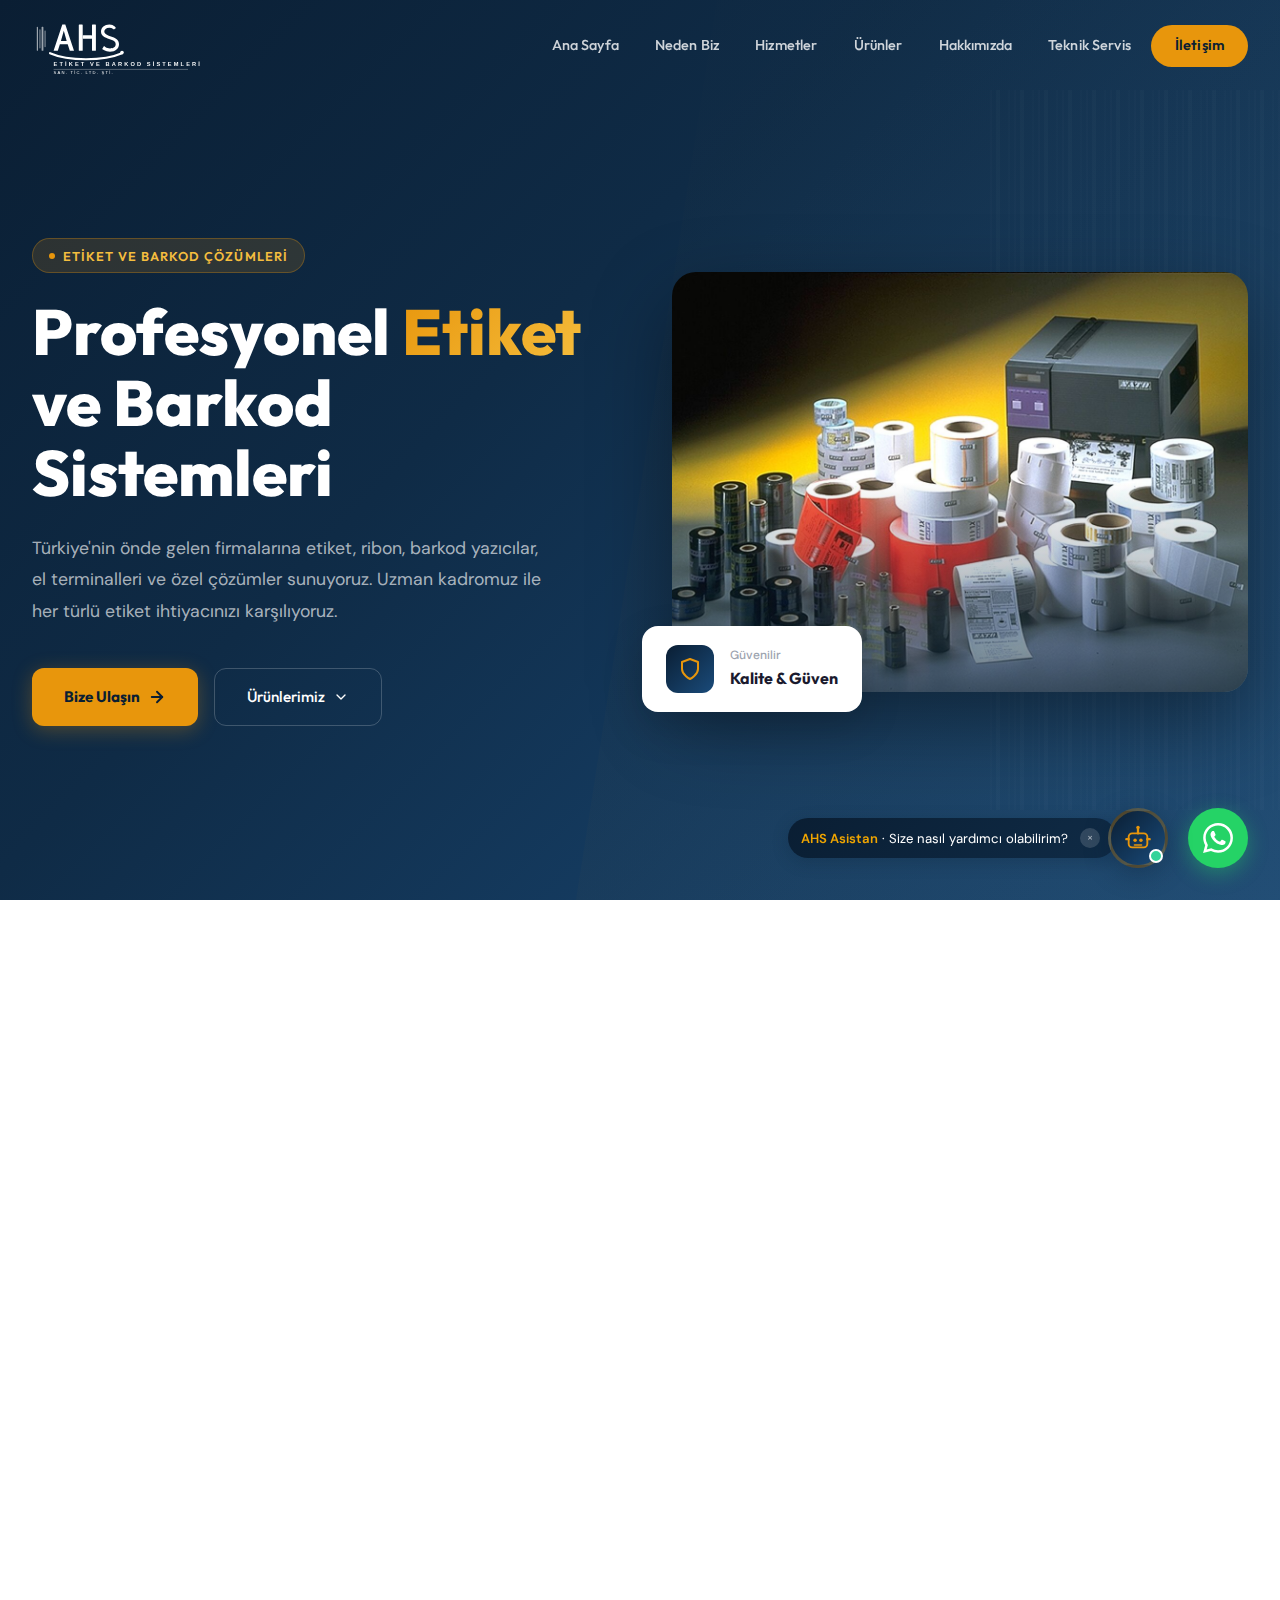
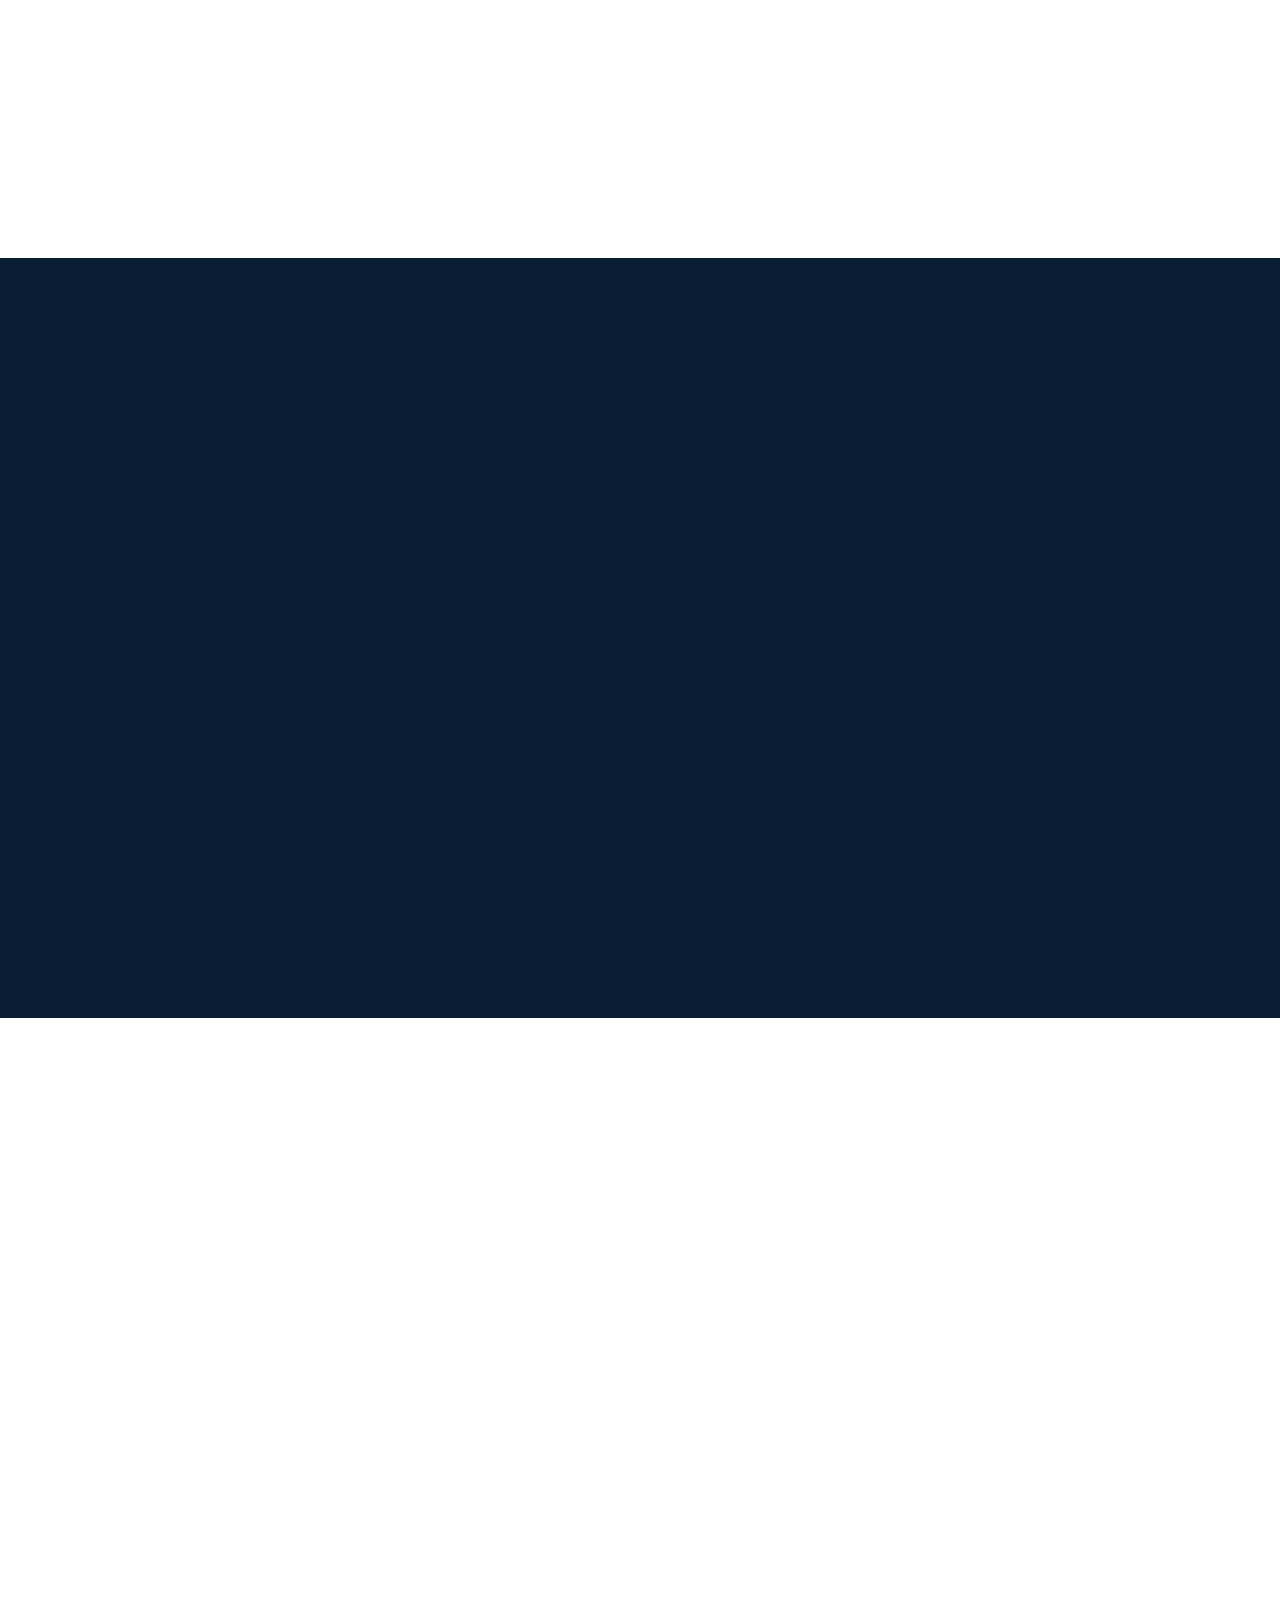
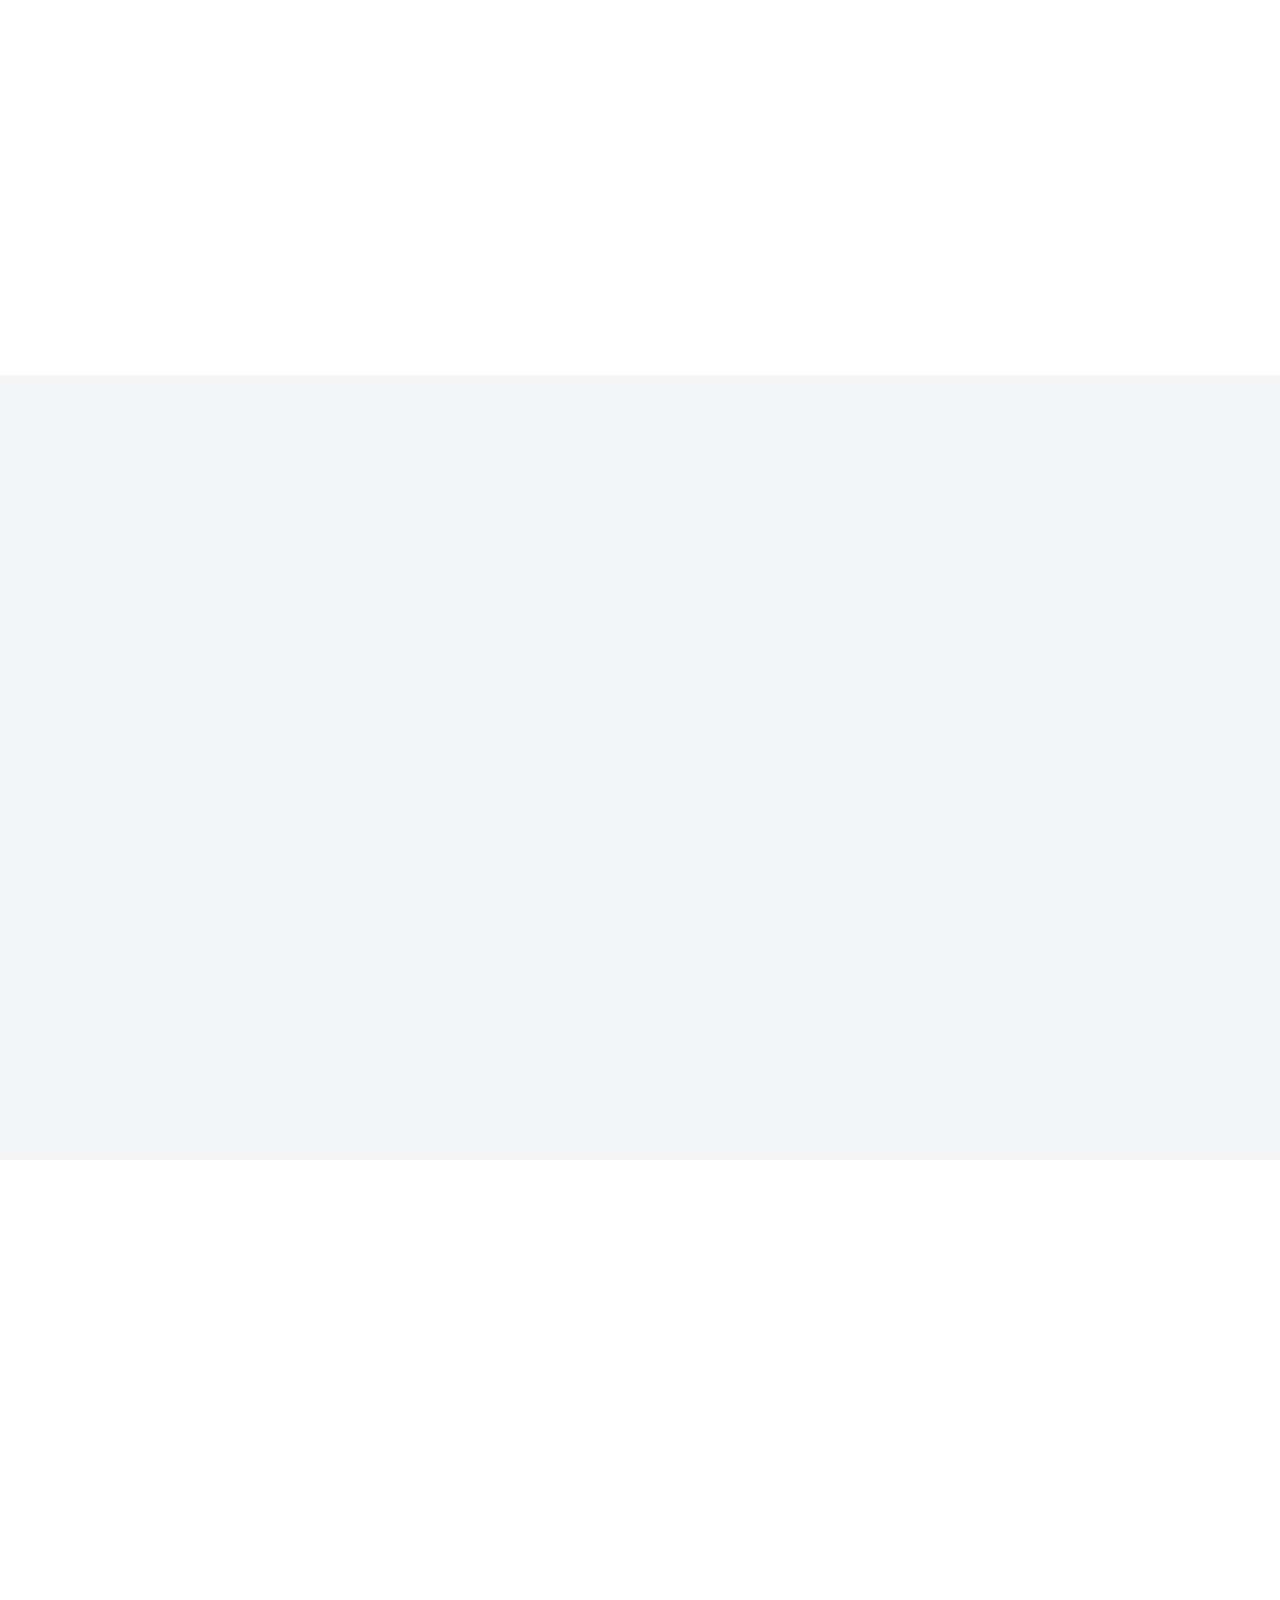
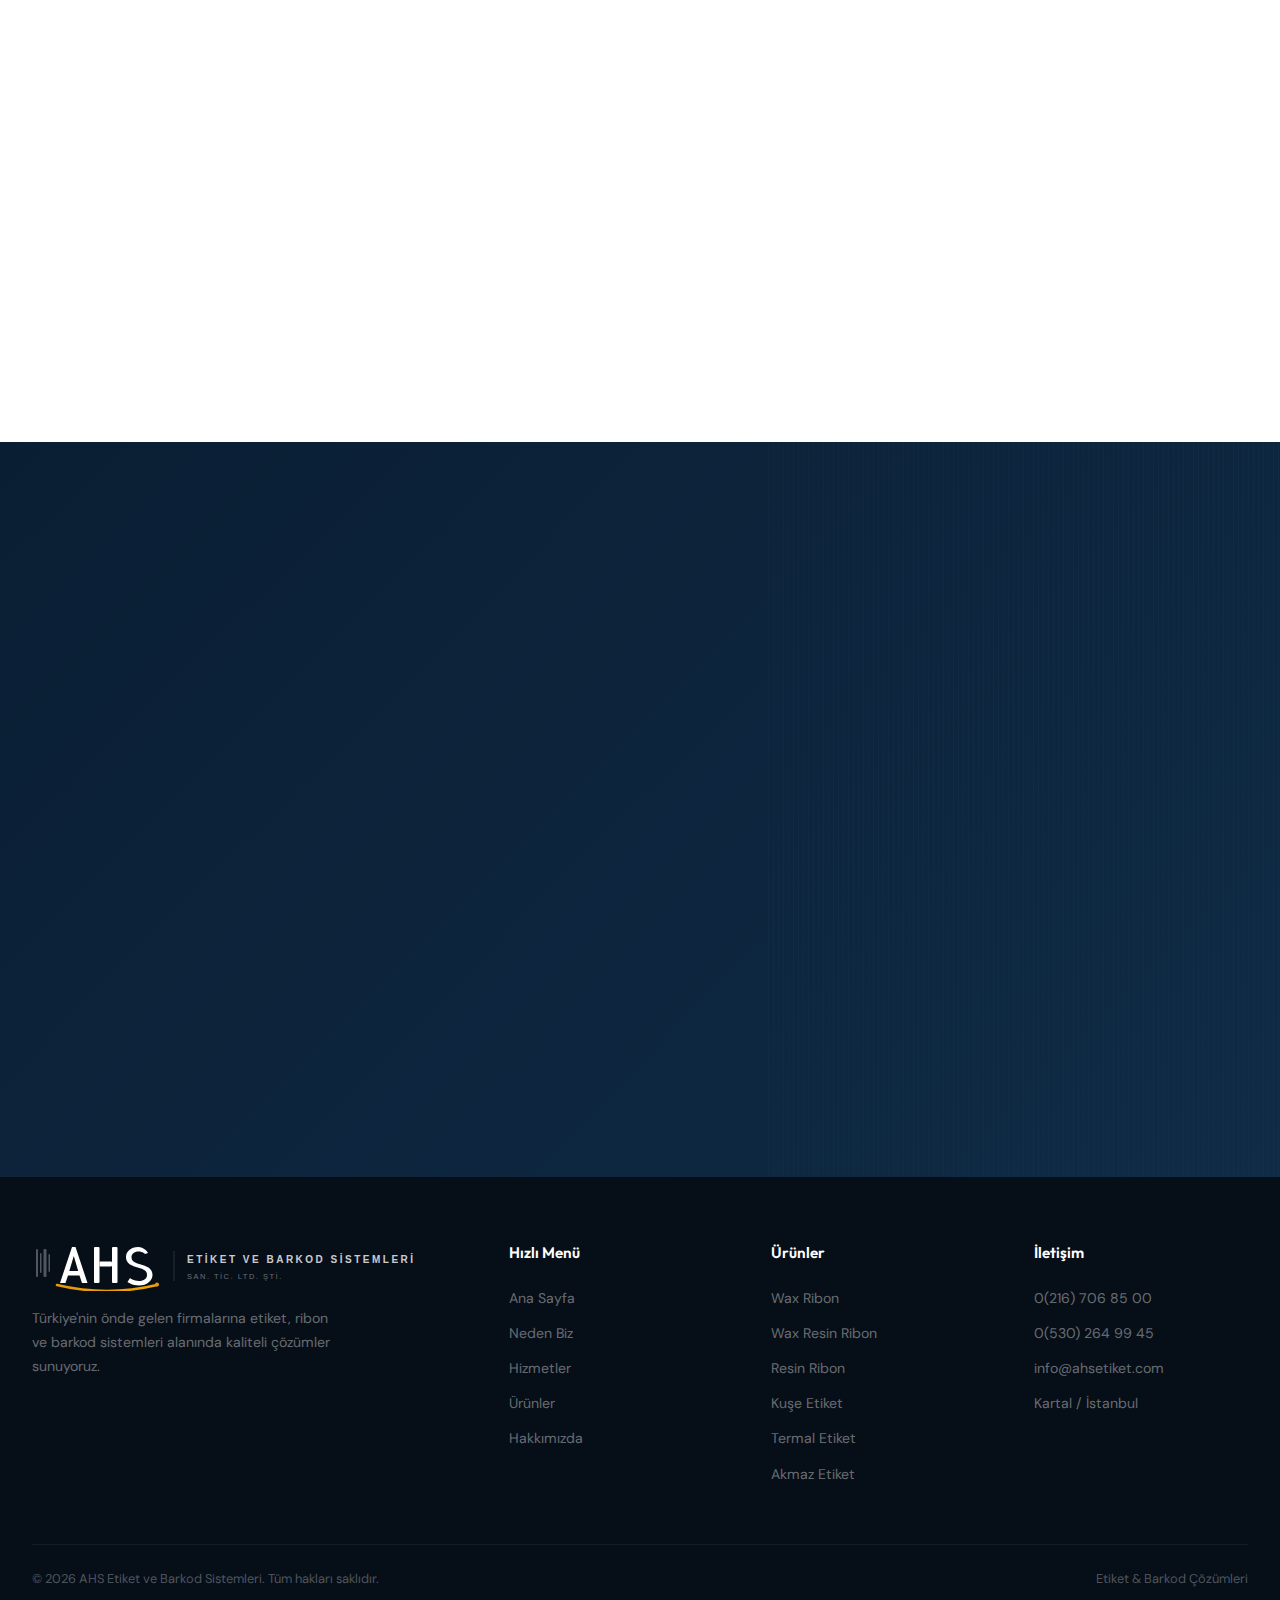
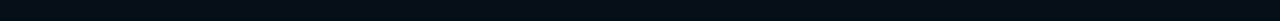
<file: index.html>
<!DOCTYPE html>
<html lang="tr">
<head>
    <meta charset="UTF-8">
    <meta http-equiv="X-UA-Compatible" content="IE=Edge">
    <meta name="viewport" content="width=device-width, initial-scale=1, maximum-scale=5">

    <!-- SEO Temel -->
    <title>AHS Etiket | Etiket, Ribon ve Barkod Sistemleri - İstanbul</title>
    <meta name="description" content="AHS Etiket ve Barkod Sistemleri - Kuşe etiket, termal etiket, wax ribon, resin ribon, barkod yazıcı satış ve teknik servis. İstanbul Kartal'da Türkiye genelinde hizmet.">
    <meta name="keywords" content="etiket, barkod, ribon, kuşe etiket, termal etiket, wax ribon, resin ribon, barkod yazıcı, teknik servis, İstanbul, AHS Etiket">
    <meta name="author" content="AHS Etiket ve Barkod Sistemleri San. Tic. Ltd. Şti.">
    <meta name='robots' content='index, follow, max-image-preview:large, max-snippet:-1, max-video-preview:-1' />
    <link rel="canonical" href="https://www.ahsetiket.com/" />

    <!-- Favicon -->
    <link rel="icon" type="image/x-icon" href="images/favicon.ico">
    <link rel="apple-touch-icon" href="images/favicon.ico">

    <!-- Open Graph / Facebook -->
    <meta property="og:type" content="website" />
    <meta property="og:url" content="https://www.ahsetiket.com/" />
    <meta property="og:title" content="AHS Etiket | Etiket, Ribon ve Barkod Sistemleri" />
    <meta property="og:description" content="Kuşe etiket, termal etiket, wax-resin ribon, barkod yazıcı satış ve teknik servis. İstanbul Kartal'da Türkiye genelinde profesyonel çözümler." />
    <meta property="og:image" content="https://www.ahsetiket.com/images/logo-new.svg" />
    <meta property="og:locale" content="tr_TR" />
    <meta property="og:site_name" content="AHS Etiket" />

    <!-- Twitter Card -->
    <meta name="twitter:card" content="summary_large_image" />
    <meta name="twitter:title" content="AHS Etiket | Etiket, Ribon ve Barkod Sistemleri" />
    <meta name="twitter:description" content="Kuşe etiket, termal etiket, wax-resin ribon, barkod yazıcı satış ve teknik servis. İstanbul Kartal'da Türkiye genelinde hizmet." />
    <meta name="twitter:image" content="https://www.ahsetiket.com/images/logo-new.svg" />

    <!-- Yapısal Veri / Schema.org JSON-LD -->
    <script type="application/ld+json">
    {
        "@context": "https://schema.org",
        "@type": "LocalBusiness",
        "name": "AHS Etiket ve Barkod Sistemleri San. Tic. Ltd. Şti.",
        "alternateName": "AHS Etiket",
        "url": "https://www.ahsetiket.com",
        "logo": "https://www.ahsetiket.com/images/logo-new.svg",
        "image": "https://www.ahsetiket.com/images/ribbon.jpg",
        "description": "Etiket, ribon, barkod yazıcı satış ve teknik servis hizmetleri sunan profesyonel çözüm ortağınız.",
        "telephone": ["+902167068500", "+905302649945"],
        "email": "info@ahsetiket.com",
        "address": {
            "@type": "PostalAddress",
            "streetAddress": "Cevizli Mah. Karadeniz Sok. No:1",
            "addressLocality": "Kartal",
            "addressRegion": "İstanbul",
            "postalCode": "34865",
            "addressCountry": "TR"
        },
        "geo": {
            "@type": "GeoCoordinates",
            "latitude": 40.89,
            "longitude": 29.19
        },
        "openingHoursSpecification": {
            "@type": "OpeningHoursSpecification",
            "dayOfWeek": ["Monday", "Tuesday", "Wednesday", "Thursday", "Friday"],
            "opens": "09:00",
            "closes": "18:00"
        },
        "priceRange": "$$",
        "areaServed": {
            "@type": "Country",
            "name": "Türkiye"
        },
        "hasOfferCatalog": {
            "@type": "OfferCatalog",
            "name": "Etiket ve Barkod Ürünleri",
            "itemListElement": [
                {
                    "@type": "OfferCatalog",
                    "name": "Etiketler",
                    "itemListElement": [
                        {"@type": "Offer", "itemOffered": {"@type": "Product", "name": "Kuşe Etiket"}},
                        {"@type": "Offer", "itemOffered": {"@type": "Product", "name": "Termal Etiket"}},
                        {"@type": "Offer", "itemOffered": {"@type": "Product", "name": "Vellum Etiket"}},
                        {"@type": "Offer", "itemOffered": {"@type": "Product", "name": "PP Etiket"}},
                        {"@type": "Offer", "itemOffered": {"@type": "Product", "name": "Silvermat Etiket"}},
                        {"@type": "Offer", "itemOffered": {"@type": "Product", "name": "Fastyre Etiket"}}
                    ]
                },
                {
                    "@type": "OfferCatalog",
                    "name": "Ribonlar",
                    "itemListElement": [
                        {"@type": "Offer", "itemOffered": {"@type": "Product", "name": "Wax Ribon"}},
                        {"@type": "Offer", "itemOffered": {"@type": "Product", "name": "Wax Resin Ribon"}},
                        {"@type": "Offer", "itemOffered": {"@type": "Product", "name": "Resin Ribon"}}
                    ]
                },
                {
                    "@type": "OfferCatalog",
                    "name": "Akmaz Etiketler",
                    "itemListElement": [
                        {"@type": "Offer", "itemOffered": {"@type": "Product", "name": "Japon Akmaz Etiket"}}
                    ]
                }
            ]
        },
        "sameAs": [
            "https://wa.me/905302649945"
        ]
    }
    </script>

    <!-- Fonts -->
    <link rel="preconnect" href="https://fonts.googleapis.com">
    <link rel="preconnect" href="https://fonts.gstatic.com" crossorigin>
    <link href="https://fonts.googleapis.com/css2?family=DM+Sans:ital,opsz,wght@0,9..40,300;0,9..40,400;0,9..40,500;0,9..40,600;0,9..40,700&family=Outfit:wght@300;400;500;600;700;800;900&display=swap" rel="stylesheet">

<style>
/* ══════════════════════════════════════════
   CSS RESET & VARIABLES
   ══════════════════════════════════════════ */
*, *::before, *::after { margin: 0; padding: 0; box-sizing: border-box; }

:root {
    --navy: #0a1e33;
    --navy-mid: #0f2b46;
    --navy-light: #1a4b7a;
    --amber: #e8960c;
    --amber-light: #f0a500;
    --amber-glow: #f5be3e;
    --white: #ffffff;
    --off-white: #f4f5f7;
    --gray-100: #e8eaed;
    --gray-200: #d1d5db;
    --gray-400: #9ca3af;
    --gray-600: #6b7280;
    --gray-800: #374151;
    --text-dark: #1a1a2e;
    --text-body: #4a4a5a;
    --font-heading: 'Outfit', sans-serif;
    --font-body: 'DM Sans', sans-serif;
    --ease-out: cubic-bezier(0.16, 1, 0.3, 1);
    --ease-spring: cubic-bezier(0.34, 1.56, 0.64, 1);
}

html {
    scroll-behavior: smooth;
    -webkit-font-smoothing: antialiased;
    -moz-osx-font-smoothing: grayscale;
}

body {
    font-family: var(--font-body);
    color: var(--text-body);
    background: var(--white);
    overflow-x: hidden;
    line-height: 1.6;
}

img { max-width: 100%; height: auto; display: block; }
a { text-decoration: none; color: inherit; transition: all 0.3s var(--ease-out); }
ul { list-style: none; }
button { border: none; cursor: pointer; font-family: inherit; background: none; }

/* ══════════════════════════════════════════
   PRELOADER
   ══════════════════════════════════════════ */
.preloader {
    position: fixed; inset: 0; z-index: 10000;
    background: var(--navy);
    display: flex; align-items: center; justify-content: center;
    transition: opacity 0.6s, visibility 0.6s;
}
.preloader.hidden { opacity: 0; visibility: hidden; pointer-events: none; }
.preloader-spinner {
    width: 48px; height: 48px;
    border: 3px solid rgba(255,255,255,0.1);
    border-top-color: var(--amber);
    border-radius: 50%;
    animation: spin 0.8s linear infinite;
}
@keyframes spin { to { transform: rotate(360deg); } }

/* ══════════════════════════════════════════
   NAVBAR
   ══════════════════════════════════════════ */
.navbar {
    position: fixed; top: 0; left: 0; right: 0; z-index: 1000;
    padding: 1rem 0;
    transition: all 0.4s var(--ease-out);
}
.navbar.scrolled {
    background: rgba(10, 30, 51, 0.97);
    backdrop-filter: blur(20px);
    -webkit-backdrop-filter: blur(20px);
    padding: 0.5rem 0;
    box-shadow: 0 4px 30px rgba(0,0,0,0.3);
}
.nav-container {
    max-width: 1280px; margin: 0 auto; padding: 0 2rem;
    display: flex; align-items: center; justify-content: space-between;
}
.nav-logo img {
    height: 60px; width: auto;
    transition: all 0.4s var(--ease-out);
    filter: brightness(0) invert(1);
}
.navbar.scrolled .nav-logo img { height: 45px; }
.nav-links { display: flex; gap: 0.25rem; align-items: center; }
.nav-links a {
    color: rgba(255,255,255,0.8); font-size: 0.9rem;
    font-weight: 500; padding: 0.6rem 1rem; border-radius: 8px;
    position: relative; letter-spacing: 0.01em;
    font-family: var(--font-heading);
}
.nav-links a:hover, .nav-links a.active {
    color: var(--white); background: rgba(255,255,255,0.08);
}
.nav-links a::after {
    content: ''; position: absolute; bottom: 4px; left: 50%; width: 0; height: 2px;
    background: var(--amber); transform: translateX(-50%);
    transition: width 0.3s var(--ease-out);
}
.nav-links a:hover::after, .nav-links a.active::after { width: 40%; }

.nav-cta {
    background: var(--amber) !important;
    color: var(--navy) !important;
    font-weight: 600 !important;
    padding: 0.6rem 1.5rem !important;
    border-radius: 50px !important;
}
.nav-cta:hover { background: var(--amber-glow) !important; transform: translateY(-1px); }
.nav-cta::after { display: none !important; }

/* Mobile menu */
.nav-toggle {
    display: none; flex-direction: column; gap: 5px;
    width: 28px; cursor: pointer; padding: 4px 0;
}
.nav-toggle span {
    display: block; height: 2px; background: var(--white);
    border-radius: 2px; transition: all 0.3s var(--ease-out);
}
.nav-toggle.active span:nth-child(1) { transform: rotate(45deg) translate(5px, 5px); }
.nav-toggle.active span:nth-child(2) { opacity: 0; }
.nav-toggle.active span:nth-child(3) { transform: rotate(-45deg) translate(5px, -5px); }

/* ══════════════════════════════════════════
   HERO
   ══════════════════════════════════════════ */
.hero {
    min-height: 100vh;
    background: linear-gradient(135deg, var(--navy) 0%, var(--navy-mid) 40%, var(--navy-light) 100%);
    position: relative; overflow: hidden;
    display: flex; align-items: center;
    padding: 8rem 2rem 4rem;
}
.hero::before {
    content: '';
    position: absolute; top: 0; right: 0; bottom: 0;
    width: 55%;
    background: linear-gradient(135deg, transparent 0%, rgba(232, 150, 12, 0.04) 100%);
    clip-path: polygon(20% 0, 100% 0, 100% 100%, 0% 100%);
}
/* Barcode decorative lines */
.hero::after {
    content: '';
    position: absolute; right: -60px; top: 50%; transform: translateY(-50%);
    width: 350px; height: 80%;
    background: repeating-linear-gradient(
        90deg,
        rgba(255,255,255,0.02) 0px,
        rgba(255,255,255,0.02) 2px,
        transparent 2px,
        transparent 6px,
        rgba(255,255,255,0.03) 6px,
        rgba(255,255,255,0.03) 10px,
        transparent 10px,
        transparent 18px,
        rgba(255,255,255,0.015) 18px,
        rgba(255,255,255,0.015) 20px,
        transparent 20px,
        transparent 24px
    );
    opacity: 0.6;
}
.hero-grid {
    max-width: 1280px; margin: 0 auto; width: 100%;
    display: grid; grid-template-columns: 1fr 1fr; gap: 4rem;
    align-items: center; position: relative; z-index: 2;
}
.hero-badge {
    display: inline-flex; align-items: center; gap: 0.5rem;
    background: rgba(232, 150, 12, 0.15);
    border: 1px solid rgba(232, 150, 12, 0.3);
    padding: 0.4rem 1rem; border-radius: 50px;
    color: var(--amber-glow); font-size: 0.8rem;
    font-weight: 600; letter-spacing: 0.08em;
    text-transform: uppercase; margin-bottom: 1.5rem;
    font-family: var(--font-heading);
}
.hero-badge::before {
    content: ''; width: 6px; height: 6px;
    background: var(--amber); border-radius: 50%;
    animation: pulse-dot 2s ease-in-out infinite;
}
@keyframes pulse-dot {
    0%, 100% { opacity: 1; transform: scale(1); }
    50% { opacity: 0.5; transform: scale(1.5); }
}
.hero h1 {
    font-family: var(--font-heading); font-weight: 800;
    font-size: clamp(2.5rem, 5vw, 4rem);
    color: var(--white); line-height: 1.1;
    margin-bottom: 1.5rem;
}
.hero h1 .accent {
    background: linear-gradient(135deg, var(--amber) 0%, var(--amber-glow) 100%);
    -webkit-background-clip: text; -webkit-text-fill-color: transparent;
    background-clip: text;
}
.hero-desc {
    font-size: 1.1rem; color: rgba(255,255,255,0.65);
    line-height: 1.8; margin-bottom: 2.5rem; max-width: 520px;
}
.hero-actions { display: flex; gap: 1rem; flex-wrap: wrap; }
.btn-primary {
    display: inline-flex; align-items: center; gap: 0.5rem;
    background: var(--amber); color: var(--navy);
    font-weight: 700; padding: 1rem 2rem;
    border-radius: 12px; font-size: 0.95rem;
    font-family: var(--font-heading);
    transition: all 0.3s var(--ease-out);
    box-shadow: 0 4px 20px rgba(232, 150, 12, 0.3);
}
.btn-primary:hover {
    background: var(--amber-glow);
    transform: translateY(-2px);
    box-shadow: 0 8px 30px rgba(232, 150, 12, 0.4);
}
.btn-primary svg { width: 18px; height: 18px; }
.btn-secondary {
    display: inline-flex; align-items: center; gap: 0.5rem;
    border: 1px solid rgba(255,255,255,0.2);
    color: var(--white); padding: 1rem 2rem;
    border-radius: 12px; font-size: 0.95rem;
    font-weight: 500; font-family: var(--font-heading);
}
.btn-secondary:hover {
    border-color: rgba(255,255,255,0.5);
    background: rgba(255,255,255,0.05);
}

.hero-visual {
    position: relative; display: flex;
    justify-content: center; align-items: center;
}
.hero-img-wrapper {
    position: relative; border-radius: 24px; overflow: hidden;
    box-shadow: 0 30px 80px rgba(0,0,0,0.4);
}
.hero-img-wrapper img {
    width: 100%; height: 420px; object-fit: cover;
}
.hero-img-overlay {
    position: absolute; inset: 0;
    background: linear-gradient(180deg, transparent 50%, rgba(10, 30, 51, 0.6) 100%);
}
.hero-float-card {
    position: absolute; bottom: -20px; left: -30px;
    background: var(--white); border-radius: 16px;
    padding: 1.2rem 1.5rem; display: flex; align-items: center; gap: 1rem;
    box-shadow: 0 15px 40px rgba(0,0,0,0.15);
    animation: float 4s ease-in-out infinite;
}
@keyframes float {
    0%, 100% { transform: translateY(0); }
    50% { transform: translateY(-8px); }
}
.hero-float-icon {
    width: 48px; height: 48px; border-radius: 12px;
    background: linear-gradient(135deg, var(--navy) 0%, var(--navy-light) 100%);
    display: flex; align-items: center; justify-content: center;
    flex-shrink: 0;
}
.hero-float-icon svg { width: 24px; height: 24px; color: var(--amber); }
.hero-float-card .label { font-size: 0.75rem; color: var(--gray-400); font-weight: 500; }
.hero-float-card .value { font-size: 1rem; font-weight: 700; color: var(--text-dark); font-family: var(--font-heading); }

/* ══════════════════════════════════════════
   SECTION UTILITIES
   ══════════════════════════════════════════ */
.section { padding: 6rem 2rem; }
.section-dark { background: var(--navy); }
.container { max-width: 1280px; margin: 0 auto; }
.section-header {
    text-align: center; max-width: 640px;
    margin: 0 auto 4rem;
}
.section-label {
    display: inline-flex; align-items: center; gap: 0.5rem;
    font-size: 0.8rem; font-weight: 700;
    color: var(--amber); letter-spacing: 0.12em;
    text-transform: uppercase; margin-bottom: 1rem;
    font-family: var(--font-heading);
}
.section-label::before, .section-label::after {
    content: ''; width: 24px; height: 1px; background: var(--amber);
}
.section-title {
    font-family: var(--font-heading); font-weight: 800;
    font-size: clamp(2rem, 3.5vw, 2.8rem);
    color: var(--text-dark); line-height: 1.15;
    margin-bottom: 1rem;
}
.section-dark .section-title { color: var(--white); }
.section-subtitle {
    font-size: 1.05rem; color: var(--gray-600);
    line-height: 1.7; max-width: 540px; margin: 0 auto;
}
.section-dark .section-subtitle { color: rgba(255,255,255,0.5); }

/* Reveal animation */
.reveal {
    opacity: 0; transform: translateY(40px);
    transition: opacity 0.8s var(--ease-out), transform 0.8s var(--ease-out);
}
.reveal.visible { opacity: 1; transform: translateY(0); }
.reveal-delay-1 { transition-delay: 0.1s; }
.reveal-delay-2 { transition-delay: 0.2s; }
.reveal-delay-3 { transition-delay: 0.3s; }
.reveal-delay-4 { transition-delay: 0.4s; }

/* ══════════════════════════════════════════
   STATS BAR
   ══════════════════════════════════════════ */
.stats-bar {
    background: var(--white);
    border-radius: 20px;
    margin-top: -3rem;
    position: relative; z-index: 10;
    padding: 3rem 2rem;
    box-shadow: 0 20px 60px rgba(0,0,0,0.08);
    border: 1px solid var(--gray-100);
}
.stats-grid {
    display: grid; grid-template-columns: repeat(4, 1fr);
    gap: 2rem; text-align: center;
}
.stat-item { position: relative; }
.stat-item:not(:last-child)::after {
    content: ''; position: absolute; right: 0; top: 50%;
    transform: translateY(-50%); width: 1px; height: 50%;
    background: var(--gray-200);
}
.stat-number {
    font-family: var(--font-heading); font-weight: 800;
    font-size: 2.5rem; color: var(--navy);
    line-height: 1;
}
.stat-number .stat-suffix {
    font-size: 1.5rem; color: var(--amber);
    font-weight: 700;
}
.stat-label {
    font-size: 0.85rem; color: var(--gray-600);
    margin-top: 0.5rem; font-weight: 500;
}

/* ══════════════════════════════════════════
   NEDEN BİZ
   ══════════════════════════════════════════ */
.why-grid {
    display: grid; grid-template-columns: repeat(4, 1fr);
    gap: 1.5rem;
}
.why-card {
    background: var(--white);
    border: 1px solid var(--gray-100);
    border-radius: 20px;
    padding: 2.5rem 2rem;
    transition: all 0.4s var(--ease-out);
    position: relative; overflow: hidden;
}
.why-card::before {
    content: ''; position: absolute; top: 0; left: 0; right: 0;
    height: 3px; background: linear-gradient(90deg, var(--amber) 0%, var(--amber-glow) 100%);
    transform: scaleX(0); transform-origin: left;
    transition: transform 0.4s var(--ease-out);
}
.why-card:hover { transform: translateY(-6px); box-shadow: 0 20px 50px rgba(0,0,0,0.08); }
.why-card:hover::before { transform: scaleX(1); }
.why-icon {
    width: 56px; height: 56px; border-radius: 14px;
    background: linear-gradient(135deg, rgba(232, 150, 12, 0.1) 0%, rgba(232, 150, 12, 0.05) 100%);
    display: flex; align-items: center; justify-content: center;
    margin-bottom: 1.5rem;
}
.why-icon svg { width: 28px; height: 28px; color: var(--amber); }
.why-card h3 {
    font-family: var(--font-heading); font-weight: 700;
    font-size: 1.15rem; color: var(--text-dark);
    margin-bottom: 0.75rem;
}
.why-card p { font-size: 0.9rem; line-height: 1.7; color: var(--gray-600); }

/* ══════════════════════════════════════════
   HİZMETLER
   ══════════════════════════════════════════ */
.services-grid {
    display: grid; grid-template-columns: repeat(2, 1fr);
    gap: 1.5rem;
}
.service-card {
    background: rgba(255,255,255,0.04);
    border: 1px solid rgba(255,255,255,0.08);
    border-radius: 20px;
    padding: 2.5rem;
    display: flex; gap: 1.5rem;
    transition: all 0.4s var(--ease-out);
}
.service-card:hover {
    background: rgba(255,255,255,0.08);
    border-color: rgba(232, 150, 12, 0.3);
    transform: translateY(-4px);
}
.service-icon {
    width: 64px; height: 64px; border-radius: 16px; flex-shrink: 0;
    background: linear-gradient(135deg, var(--amber) 0%, var(--amber-light) 100%);
    display: flex; align-items: center; justify-content: center;
}
.service-icon svg { width: 30px; height: 30px; color: var(--navy); }
.service-card h3 {
    font-family: var(--font-heading); font-weight: 700;
    font-size: 1.2rem; color: var(--white); margin-bottom: 0.5rem;
}
.service-card p { font-size: 0.9rem; line-height: 1.7; color: rgba(255,255,255,0.5); }

/* ══════════════════════════════════════════
   ÜRÜNLER (PRODUCTS)
   ══════════════════════════════════════════ */
.products-tabs {
    display: flex; justify-content: center; gap: 0.5rem;
    margin-bottom: 3rem; flex-wrap: wrap;
}
.tab-btn {
    padding: 0.75rem 1.5rem; border-radius: 50px;
    font-size: 0.9rem; font-weight: 600;
    font-family: var(--font-heading);
    color: var(--gray-600); background: var(--gray-100);
    border: 1px solid transparent;
    transition: all 0.3s var(--ease-out);
}
.tab-btn:hover { color: var(--navy); background: var(--gray-200); }
.tab-btn.active {
    background: var(--navy); color: var(--white);
    box-shadow: 0 4px 15px rgba(10, 30, 51, 0.3);
}
.tab-content { display: none; }
.tab-content.active { display: block; animation: fadeIn 0.5s var(--ease-out); }
@keyframes fadeIn { from { opacity: 0; transform: translateY(15px); } to { opacity: 1; transform: translateY(0); } }

.product-layout {
    display: grid; grid-template-columns: 400px 1fr;
    gap: 3rem; align-items: start;
}
.product-image {
    border-radius: 20px; overflow: hidden;
    background: var(--off-white);
    aspect-ratio: 1;
    display: flex; align-items: center; justify-content: center;
    padding: 2rem;
}
.product-image img { max-height: 320px; object-fit: contain; }
.product-content h3 {
    font-family: var(--font-heading); font-weight: 700;
    font-size: 1.5rem; color: var(--text-dark); margin-bottom: 1.5rem;
}
.product-items { display: flex; flex-direction: column; gap: 1rem; }
.product-item {
    background: var(--off-white); border-radius: 14px;
    padding: 1.5rem; border-left: 3px solid var(--amber);
    transition: all 0.3s var(--ease-out);
}
.product-item:hover {
    background: var(--white);
    box-shadow: 0 8px 25px rgba(0,0,0,0.06);
    transform: translateX(4px);
}
.product-item h4 {
    font-family: var(--font-heading); font-weight: 600;
    font-size: 1rem; color: var(--navy); margin-bottom: 0.4rem;
}
.product-item p { font-size: 0.88rem; line-height: 1.6; color: var(--gray-600); }

/* Etiket sub-types grid */
.etiket-types {
    display: grid; grid-template-columns: repeat(3, 1fr);
    gap: 1rem; margin-top: 1.5rem;
}
.etiket-type {
    background: var(--off-white); border-radius: 12px;
    padding: 1.2rem; text-align: center;
    transition: all 0.3s var(--ease-out);
    border: 1px solid transparent;
}
.etiket-type:hover {
    border-color: var(--amber);
    background: var(--white);
    box-shadow: 0 6px 20px rgba(0,0,0,0.05);
}
.etiket-type h4 {
    font-family: var(--font-heading); font-weight: 600;
    font-size: 0.85rem; color: var(--navy); margin-bottom: 0.3rem;
}
.etiket-type p {
    font-size: 0.78rem; color: var(--gray-600); line-height: 1.5;
}

/* ══════════════════════════════════════════
   HAKKIMIZDA (ABOUT)
   ══════════════════════════════════════════ */
.about-grid {
    display: grid; grid-template-columns: 1fr 1fr;
    gap: 4rem; align-items: center;
}
.about-image-stack { position: relative; }
.about-img-main {
    border-radius: 20px; overflow: hidden;
    box-shadow: 0 20px 60px rgba(0,0,0,0.1);
}
.about-img-main img { width: 100%; height: 400px; object-fit: cover; }
.about-img-float {
    position: absolute; bottom: -30px; right: -30px;
    width: 200px; border-radius: 16px; overflow: hidden;
    border: 4px solid var(--white);
    box-shadow: 0 15px 40px rgba(0,0,0,0.15);
}
.about-img-float img { width: 100%; height: 160px; object-fit: cover; }
.about-content .section-label { justify-content: flex-start; }
.about-content .section-label::before { display: none; }
.about-content .section-title { text-align: left; }
.about-text { margin-bottom: 2rem; }
.about-text p {
    font-size: 0.95rem; line-height: 1.8;
    color: var(--gray-600); margin-bottom: 1rem;
}
.about-features {
    display: grid; grid-template-columns: 1fr 1fr;
    gap: 1rem;
}
.about-feature {
    display: flex; align-items: flex-start; gap: 0.75rem;
    padding: 1rem; background: var(--off-white);
    border-radius: 12px;
}
.about-feature-icon {
    width: 36px; height: 36px; border-radius: 8px; flex-shrink: 0;
    background: var(--navy); display: flex;
    align-items: center; justify-content: center;
}
.about-feature-icon svg { width: 18px; height: 18px; color: var(--amber); }
.about-feature span {
    font-size: 0.88rem; font-weight: 600;
    color: var(--text-dark); font-family: var(--font-heading);
}

/* ══════════════════════════════════════════
   TEKNİK SERVİS
   ══════════════════════════════════════════ */
.servis-grid {
    display: grid; grid-template-columns: 1fr 1fr;
    gap: 4rem; align-items: center;
}
.servis-content h3 {
    font-family: var(--font-heading); font-weight: 700;
    font-size: 1.5rem; color: var(--text-dark); margin-bottom: 1.5rem;
}
.servis-list { display: flex; flex-direction: column; gap: 1rem; }
.servis-item {
    display: flex; gap: 1rem; align-items: flex-start;
    padding: 1.2rem; background: var(--off-white);
    border-radius: 14px; transition: all 0.3s var(--ease-out);
}
.servis-item:hover {
    background: var(--white);
    box-shadow: 0 8px 25px rgba(0,0,0,0.06);
}
.servis-item-icon {
    width: 44px; height: 44px; border-radius: 10px; flex-shrink: 0;
    background: linear-gradient(135deg, var(--amber) 0%, var(--amber-light) 100%);
    display: flex; align-items: center; justify-content: center;
}
.servis-item-icon svg { width: 22px; height: 22px; color: var(--navy); }
.servis-item h4 {
    font-family: var(--font-heading); font-weight: 600;
    font-size: 0.95rem; color: var(--text-dark); margin-bottom: 0.3rem;
}
.servis-item p { font-size: 0.85rem; color: var(--gray-600); line-height: 1.6; }
.servis-image { border-radius: 20px; overflow: hidden; }
.servis-image img { width: 100%; height: 100%; object-fit: cover; min-height: 450px; }

/* ══════════════════════════════════════════
   CONTACT
   ══════════════════════════════════════════ */
.contact-section {
    background: linear-gradient(135deg, var(--navy) 0%, var(--navy-mid) 100%);
    position: relative; overflow: hidden;
}
.contact-section::before {
    content: '';
    position: absolute; right: 0; top: 0; bottom: 0; width: 40%;
    background: repeating-linear-gradient(
        90deg,
        rgba(255,255,255,0.015) 0px, rgba(255,255,255,0.015) 1px,
        transparent 1px, transparent 5px
    );
}
.contact-grid {
    display: grid; grid-template-columns: 1fr 1fr;
    gap: 4rem; position: relative; z-index: 2;
}
.contact-info h2 {
    font-family: var(--font-heading); font-weight: 800;
    font-size: 2rem; color: var(--white); margin-bottom: 0.5rem;
}
.contact-info > p {
    color: rgba(255,255,255,0.5); margin-bottom: 2.5rem;
    font-size: 1rem; line-height: 1.7;
}
.contact-items { display: flex; flex-direction: column; gap: 1.5rem; }
.contact-item {
    display: flex; align-items: flex-start; gap: 1rem;
}
.contact-item-icon {
    width: 48px; height: 48px; border-radius: 12px; flex-shrink: 0;
    background: rgba(232, 150, 12, 0.15);
    display: flex; align-items: center; justify-content: center;
}
.contact-item-icon svg { width: 22px; height: 22px; color: var(--amber); }
.contact-item .ci-label {
    font-size: 0.8rem; color: rgba(255,255,255,0.4);
    font-weight: 500; text-transform: uppercase;
    letter-spacing: 0.05em; margin-bottom: 0.2rem;
}
.contact-item .ci-value {
    font-size: 1rem; color: var(--white); font-weight: 500;
}
.contact-item a.ci-value:hover { color: var(--amber); }

.contact-map {
    border-radius: 20px; overflow: hidden;
    border: 1px solid rgba(255,255,255,0.1);
    min-height: 380px; background: rgba(255,255,255,0.03);
    display: flex; align-items: center; justify-content: center;
}
.map-placeholder {
    text-align: center; color: rgba(255,255,255,0.3);
    padding: 2rem;
}
.map-placeholder svg { width: 48px; height: 48px; margin-bottom: 1rem; }
.map-placeholder p { font-size: 0.9rem; }

/* ══════════════════════════════════════════
   FOOTER
   ══════════════════════════════════════════ */
.footer {
    background: #060e18; padding: 4rem 2rem 2rem;
}
.footer-grid {
    display: grid; grid-template-columns: 2fr 1fr 1fr 1fr;
    gap: 3rem; margin-bottom: 3rem;
}
.footer-brand img {
    height: 50px;
    margin-bottom: 1rem;
}
.footer-brand p {
    font-size: 0.88rem; color: rgba(255,255,255,0.4);
    line-height: 1.7; max-width: 300px;
}
.footer h4 {
    font-family: var(--font-heading); font-weight: 600;
    font-size: 0.95rem; color: var(--white);
    margin-bottom: 1.2rem;
}
.footer ul li { margin-bottom: 0.6rem; }
.footer ul a {
    font-size: 0.88rem; color: rgba(255,255,255,0.4);
    transition: all 0.3s;
}
.footer ul a:hover { color: var(--amber); padding-left: 4px; }
.footer-bottom {
    border-top: 1px solid rgba(255,255,255,0.06);
    padding-top: 1.5rem;
    display: flex; justify-content: space-between; align-items: center;
}
.footer-bottom p {
    font-size: 0.8rem; color: rgba(255,255,255,0.3);
}

/* ══════════════════════════════════════════
   WHATSAPP FAB
   ══════════════════════════════════════════ */
.whatsapp-fab {
    position: fixed; bottom: 2rem; right: 2rem; z-index: 999;
    width: 60px; height: 60px; border-radius: 50%;
    background: #25d366;
    display: flex; align-items: center; justify-content: center;
    box-shadow: 0 6px 20px rgba(37, 211, 102, 0.4);
    transition: all 0.3s var(--ease-out);
    animation: fab-pulse 3s ease-in-out infinite;
    text-decoration: none;
}
.whatsapp-fab:hover {
    transform: scale(1.1);
    box-shadow: 0 8px 30px rgba(37, 211, 102, 0.5);
}
.whatsapp-fab svg { width: 30px; height: 30px; color: white; }
@keyframes fab-pulse {
    0%, 100% { box-shadow: 0 6px 20px rgba(37, 211, 102, 0.4); }
    50% { box-shadow: 0 6px 30px rgba(37, 211, 102, 0.6), 0 0 0 12px rgba(37, 211, 102, 0.08); }
}

/* ══════════════════════════════════════════
   AI AGENT CHATBOT
   ══════════════════════════════════════════ */
/* Agent trigger bubble */
.ai-agent-trigger {
    position: fixed; bottom: 2rem; right: 7rem; z-index: 999;
    display: flex; align-items: center; gap: 0;
    cursor: pointer; user-select: none;
}
.ai-agent-avatar {
    width: 60px; height: 60px; border-radius: 50%;
    background: linear-gradient(135deg, var(--navy), var(--navy-light));
    display: flex; align-items: center; justify-content: center;
    box-shadow: 0 6px 24px rgba(10, 30, 51, 0.35);
    transition: all 0.35s var(--ease-out);
    position: relative; z-index: 2;
    border: 3px solid rgba(232, 150, 12, 0.3);
}
.ai-agent-avatar:hover {
    transform: scale(1.08);
    border-color: var(--amber);
    box-shadow: 0 8px 30px rgba(10, 30, 51, 0.45);
}
.ai-agent-avatar svg { width: 28px; height: 28px; color: var(--amber); }
.ai-agent-avatar .online-ring {
    position: absolute; bottom: 2px; right: 2px;
    width: 14px; height: 14px; border-radius: 50%;
    background: #34d399;
    border: 2.5px solid white;
    animation: online-blink 2s ease-in-out infinite;
}
@keyframes online-blink {
    0%, 100% { opacity: 1; } 50% { opacity: 0.5; }
}

/* Agent greeting bubble */
.ai-agent-greeting {
    background: linear-gradient(135deg, var(--navy), var(--navy-mid));
    color: white; padding: 0.6rem 1rem 0.6rem 0.8rem;
    border-radius: 50px; margin-right: -8px;
    font-size: 0.82rem; font-family: var(--font-body);
    white-space: nowrap;
    box-shadow: 0 4px 16px rgba(10, 30, 51, 0.25);
    display: flex; align-items: center; gap: 0.5rem;
    transition: all 0.3s var(--ease-out);
    position: relative; z-index: 1;
}
.ai-agent-greeting strong { color: var(--amber-light); font-weight: 600; }
.ai-agent-greeting .close-greeting {
    width: 20px; height: 20px; border-radius: 50%;
    background: rgba(255,255,255,0.15);
    display: flex; align-items: center; justify-content: center;
    cursor: pointer; transition: background 0.2s;
    border: none; padding: 0; color: rgba(255,255,255,0.6);
    font-size: 0.7rem; line-height: 1; margin-left: 4px;
}
.ai-agent-greeting .close-greeting:hover { background: rgba(255,255,255,0.25); color: white; }
.ai-agent-trigger.greeting-hidden .ai-agent-greeting { display: none; }
.ai-agent-trigger.greeting-hidden .ai-agent-avatar { margin-right: 0; }

/* Agent Panel */
.ai-agent-panel {
    position: fixed; bottom: 6.5rem; right: 2rem; z-index: 998;
    width: 420px; height: 580px;
    background: var(--white);
    border-radius: 24px;
    box-shadow: 0 25px 80px rgba(10, 30, 51, 0.3), 0 0 0 1px rgba(10, 30, 51, 0.06);
    display: flex; flex-direction: column;
    overflow: hidden;
    transform: scale(0.7) translateY(40px);
    opacity: 0; pointer-events: none;
    transition: all 0.4s cubic-bezier(0.34, 1.56, 0.64, 1);
    transform-origin: bottom right;
}
.ai-agent-panel.open {
    transform: scale(1) translateY(0);
    opacity: 1; pointer-events: all;
}

/* Agent Header */
.agent-header {
    background: linear-gradient(135deg, var(--navy) 0%, var(--navy-mid) 50%, var(--navy-light) 100%);
    padding: 1.3rem 1.5rem;
    display: flex; align-items: center; gap: 1rem;
    position: relative;
}
.agent-header::after {
    content: ''; position: absolute; bottom: 0; left: 0; right: 0;
    height: 3px;
    background: linear-gradient(90deg, var(--amber), var(--amber-light), var(--amber-glow), var(--amber));
    background-size: 200% 100%;
    animation: shimmer-bar 3s linear infinite;
}
@keyframes shimmer-bar {
    0% { background-position: 200% 0; }
    100% { background-position: -200% 0; }
}
.agent-header-icon {
    width: 46px; height: 46px; border-radius: 14px;
    background: linear-gradient(135deg, rgba(232, 150, 12, 0.2), rgba(232, 150, 12, 0.05));
    display: flex; align-items: center; justify-content: center;
    flex-shrink: 0;
    border: 1.5px solid rgba(232, 150, 12, 0.3);
}
.agent-header-icon svg { width: 24px; height: 24px; color: var(--amber-light); }
.agent-header-text { flex: 1; }
.agent-header-text h4 {
    color: white; font-family: var(--font-heading);
    font-size: 1rem; font-weight: 700;
}
.agent-header-text h4 .ai-badge {
    display: inline-block; font-size: 0.55rem; font-weight: 700;
    background: linear-gradient(135deg, var(--amber), var(--amber-light));
    color: var(--navy); padding: 2px 6px; border-radius: 4px;
    margin-left: 6px; vertical-align: middle; letter-spacing: 0.5px;
}
.agent-header-text p {
    color: rgba(255,255,255,0.5); font-size: 0.72rem; margin-top: 2px;
}
.agent-header-text p .status-dot {
    display: inline-block; width: 6px; height: 6px; border-radius: 50%;
    background: #34d399; margin-right: 4px; vertical-align: middle;
}
.agent-close {
    width: 32px; height: 32px; border-radius: 50%;
    background: rgba(255,255,255,0.08);
    border: none; cursor: pointer;
    display: flex; align-items: center; justify-content: center;
    color: rgba(255,255,255,0.5);
    transition: all 0.2s;
}
.agent-close:hover { background: rgba(255,255,255,0.15); color: white; }
.agent-close svg { width: 16px; height: 16px; }

/* Agent Body */
.agent-body {
    flex: 1; overflow-y: auto; padding: 1.2rem;
    background: linear-gradient(180deg, #f0f2f5 0%, #f8f9fb 100%);
    scroll-behavior: smooth;
}
.agent-body::-webkit-scrollbar { width: 4px; }
.agent-body::-webkit-scrollbar-track { background: transparent; }
.agent-body::-webkit-scrollbar-thumb { background: var(--gray-300); border-radius: 4px; }

/* Agent Messages */
.agent-msg {
    max-width: 88%; margin-bottom: 1rem;
    animation: agentMsgIn 0.4s var(--ease-out) both;
}
.agent-msg.bot {
    display: flex; gap: 0.6rem; align-items: flex-start;
}
.agent-msg.bot .msg-avatar {
    width: 30px; height: 30px; border-radius: 10px;
    background: linear-gradient(135deg, var(--navy), var(--navy-mid));
    display: flex; align-items: center; justify-content: center;
    flex-shrink: 0; margin-top: 2px;
}
.agent-msg.bot .msg-avatar svg { width: 14px; height: 14px; color: var(--amber); }
.agent-msg.bot .msg-bubble {
    background: white;
    border-radius: 4px 18px 18px 18px;
    padding: 0.85rem 1.1rem;
    color: var(--navy);
    font-size: 0.86rem; line-height: 1.6;
    box-shadow: 0 2px 10px rgba(0,0,0,0.04);
}
.agent-msg.bot .msg-bubble strong { color: var(--navy); font-weight: 600; }
.agent-msg.bot .msg-bubble em { color: var(--gray-500); font-style: normal; font-size: 0.78rem; }
.agent-msg.user {
    margin-left: auto;
}
.agent-msg.user .msg-bubble {
    background: linear-gradient(135deg, var(--navy), var(--navy-mid));
    border-radius: 18px 4px 18px 18px;
    padding: 0.85rem 1.1rem;
    color: white;
    font-size: 0.86rem; line-height: 1.6;
}
@keyframes agentMsgIn {
    from { opacity: 0; transform: translateY(14px); }
    to { opacity: 1; transform: translateY(0); }
}

/* Typing animation */
.agent-typing {
    display: flex; gap: 0.6rem; align-items: flex-start;
    margin-bottom: 1rem;
}
.agent-typing .msg-avatar {
    width: 30px; height: 30px; border-radius: 10px;
    background: linear-gradient(135deg, var(--navy), var(--navy-mid));
    display: flex; align-items: center; justify-content: center;
    flex-shrink: 0;
}
.agent-typing .msg-avatar svg { width: 14px; height: 14px; color: var(--amber); }
.agent-typing .dots {
    display: flex; gap: 4px; padding: 0.85rem 1.1rem;
    background: white; border-radius: 4px 18px 18px 18px;
    box-shadow: 0 2px 10px rgba(0,0,0,0.04);
}
.agent-typing .dots span {
    width: 7px; height: 7px; border-radius: 50%;
    background: var(--gray-400);
    animation: agentDot 1.4s ease-in-out infinite;
}
.agent-typing .dots span:nth-child(2) { animation-delay: 0.2s; }
.agent-typing .dots span:nth-child(3) { animation-delay: 0.4s; }
@keyframes agentDot {
    0%, 60%, 100% { transform: translateY(0); opacity: 0.35; }
    30% { transform: translateY(-7px); opacity: 1; }
}

/* Quick reply chips */
.agent-chips {
    display: flex; flex-wrap: wrap; gap: 0.4rem;
    margin-top: 0.6rem; padding-left: 36px;
}
.agent-chip {
    background: white; border: 1.5px solid var(--gray-200);
    border-radius: 50px; padding: 0.5rem 1rem;
    font-size: 0.78rem; font-family: var(--font-body);
    color: var(--navy); cursor: pointer;
    transition: all 0.25s var(--ease-out);
    display: flex; align-items: center; gap: 0.35rem;
}
.agent-chip:hover {
    border-color: var(--amber);
    background: rgba(232, 150, 12, 0.06);
    color: var(--amber);
    transform: translateY(-1px);
}
.agent-chip .chip-icon { font-size: 0.9rem; }

/* Agent Input */
.agent-input-area {
    padding: 0.9rem 1rem;
    background: white;
    border-top: 1px solid var(--gray-100);
    display: flex; gap: 0.6rem; align-items: center;
}
.agent-input-area input {
    flex: 1; border: 1.5px solid var(--gray-200);
    border-radius: 50px; padding: 0.7rem 1.1rem;
    font-family: var(--font-body); font-size: 0.86rem;
    color: var(--navy); outline: none;
    transition: all 0.3s;
    background: var(--off-white);
}
.agent-input-area input:focus {
    border-color: var(--amber);
    background: white;
    box-shadow: 0 0 0 3px rgba(232, 150, 12, 0.08);
}
.agent-input-area input::placeholder { color: var(--gray-400); }
.agent-input-area .send-btn {
    width: 42px; height: 42px; border-radius: 50%;
    background: linear-gradient(135deg, var(--amber), var(--amber-light));
    border: none; cursor: pointer;
    display: flex; align-items: center; justify-content: center;
    transition: all 0.3s var(--ease-out);
    flex-shrink: 0;
}
.agent-input-area .send-btn:hover { transform: scale(1.08); box-shadow: 0 4px 12px rgba(232, 150, 12, 0.3); }
.agent-input-area .send-btn:disabled {
    opacity: 0.4; cursor: not-allowed; transform: none; box-shadow: none;
}
.agent-input-area .send-btn svg { width: 18px; height: 18px; color: white; }

/* Agent disclaimer */
.agent-disclaimer {
    text-align: center; padding: 0.4rem 1rem 0.6rem;
    background: white;
    font-size: 0.65rem; color: var(--gray-400);
    border-top: 1px solid var(--gray-100);
}

/* Mobile responsive */
@media (max-width: 480px) {
    .ai-agent-trigger { right: 5.5rem; }
    .ai-agent-greeting { display: none; }
    .ai-agent-panel {
        width: calc(100vw - 1rem);
        right: 0.5rem; bottom: 6rem;
        height: 75vh;
        border-radius: 18px;
    }
    .whatsapp-fab { bottom: 1.2rem; right: 1.2rem; width: 54px; height: 54px; }
    .ai-agent-avatar { width: 54px; height: 54px; }
}

/* ══════════════════════════════════════════
   RESPONSIVE
   ══════════════════════════════════════════ */
@media (max-width: 1024px) {
    .hero-grid { grid-template-columns: 1fr; gap: 3rem; text-align: center; }
    .hero-desc { margin: 0 auto 2.5rem; }
    .hero-actions { justify-content: center; }
    .hero-visual { order: -1; }
    .hero-float-card { left: auto; right: -10px; bottom: -10px; }
    .why-grid { grid-template-columns: repeat(2, 1fr); }
    .services-grid { grid-template-columns: 1fr; }
    .product-layout { grid-template-columns: 1fr; }
    .product-image { max-width: 400px; margin: 0 auto; }
    .about-grid { grid-template-columns: 1fr; }
    .about-img-float { right: 10px; bottom: -20px; }
    .servis-grid { grid-template-columns: 1fr; }
    .servis-image { order: -1; }
    .servis-image img { min-height: 300px; }
    .contact-grid { grid-template-columns: 1fr; }
    .footer-grid { grid-template-columns: 1fr 1fr; }
    .stats-grid { grid-template-columns: repeat(2, 1fr); gap: 1.5rem; }
    .stat-item:nth-child(2)::after { display: none; }
}

@media (max-width: 768px) {
    .nav-links {
        display: none; position: fixed;
        top: 0; left: 0; right: 0; bottom: 0;
        background: rgba(10, 30, 51, 0.98);
        backdrop-filter: blur(20px);
        flex-direction: column; align-items: center;
        justify-content: center; gap: 0.5rem;
    }
    .nav-links.open { display: flex; }
    .nav-links a { font-size: 1.2rem; padding: 1rem 2rem; }
    .nav-toggle { display: flex; z-index: 1001; }
    .hero { padding: 7rem 1.5rem 3rem; min-height: auto; }
    .hero h1 { font-size: 2rem; }
    .hero-img-wrapper img { height: 280px; }
    .section { padding: 4rem 1.5rem; }
    .why-grid { grid-template-columns: 1fr; }
    .etiket-types { grid-template-columns: 1fr 1fr; }
    .about-features { grid-template-columns: 1fr; }
    .footer-grid { grid-template-columns: 1fr; gap: 2rem; }
    .footer-bottom { flex-direction: column; gap: 0.5rem; text-align: center; }
    .stats-grid { grid-template-columns: 1fr 1fr; }
    .stat-item::after { display: none !important; }
}

@media (max-width: 480px) {
    .hero h1 { font-size: 1.75rem; }
    .hero-actions { flex-direction: column; }
    .btn-primary, .btn-secondary { width: 100%; justify-content: center; }
    .hero-float-card { display: none; }
    .stat-number { font-size: 2rem; }
    .etiket-types { grid-template-columns: 1fr; }
}
</style>
</head>
<body>

<!-- PRELOADER -->
<div class="preloader" id="preloader">
    <div class="preloader-spinner"></div>
</div>

<!-- NAVBAR -->
<nav class="navbar" id="navbar" aria-label="Ana navigasyon">
    <div class="nav-container">
        <a href="#home" class="nav-logo">
            <img src="images/logo-new.svg" alt="AHS Etiket Logo">
        </a>
        <div class="nav-links" id="navLinks">
            <a href="#home">Ana Sayfa</a>
            <a href="#neden-biz">Neden Biz</a>
            <a href="#hizmetler">Hizmetler</a>
            <a href="#urunler">Ürünler</a>
            <a href="#hakkimizda">Hakkımızda</a>
            <a href="#servis">Teknik Servis</a>
            <a href="#contact" class="nav-cta">İletişim</a>
        </div>
        <div class="nav-toggle" id="navToggle">
            <span></span><span></span><span></span>
        </div>
    </div>
</nav>

<!-- HERO -->
<main>
<section class="hero" id="home">
    <div class="hero-grid">
        <div class="hero-text reveal">
            <div class="hero-badge">Etiket ve Barkod Çözümleri</div>
            <h1>Profesyonel <span class="accent">Etiket</span> ve Barkod Sistemleri</h1>
            <p class="hero-desc">Türkiye'nin önde gelen firmalarına etiket, ribon, barkod yazıcılar, el terminalleri ve özel çözümler sunuyoruz. Uzman kadromuz ile her türlü etiket ihtiyacınızı karşılıyoruz.</p>
            <div class="hero-actions">
                <a href="#contact" class="btn-primary">
                    Bize Ulaşın
                    <svg viewBox="0 0 24 24" fill="none" stroke="currentColor" stroke-width="2.5" stroke-linecap="round" stroke-linejoin="round"><line x1="5" y1="12" x2="19" y2="12"/><polyline points="12 5 19 12 12 19"/></svg>
                </a>
                <a href="#urunler" class="btn-secondary">
                    Ürünlerimiz
                    <svg viewBox="0 0 24 24" fill="none" stroke="currentColor" stroke-width="2" stroke-linecap="round" stroke-linejoin="round" style="width:16px;height:16px"><polyline points="6 9 12 15 18 9"/></svg>
                </a>
            </div>
        </div>
        <div class="hero-visual reveal reveal-delay-2">
            <div class="hero-img-wrapper">
                <img src="images/ribbon.jpg" alt="AHS Etiket Ürünleri">
                <div class="hero-img-overlay"></div>
            </div>
            <div class="hero-float-card">
                <div class="hero-float-icon">
                    <svg viewBox="0 0 24 24" fill="none" stroke="currentColor" stroke-width="2" stroke-linecap="round" stroke-linejoin="round"><path d="M12 22s8-4 8-10V5l-8-3-8 3v7c0 6 8 10 8 10z"/></svg>
                </div>
                <div>
                    <div class="label">Güvenilir</div>
                    <div class="value">Kalite & Güven</div>
                </div>
            </div>
        </div>
    </div>
</section>

<!-- STATS BAR -->
<div class="section" style="padding-top:0; padding-bottom: 4rem;">
    <div class="container">
        <div class="stats-bar reveal">
            <div class="stats-grid">
                <div class="stat-item">
                    <div class="stat-number" data-count="15">0<span class="stat-suffix">+</span></div>
                    <div class="stat-label">Yıllık Deneyim</div>
                </div>
                <div class="stat-item">
                    <div class="stat-number" data-count="500">0<span class="stat-suffix">+</span></div>
                    <div class="stat-label">Mutlu Müşteri</div>
                </div>
                <div class="stat-item">
                    <div class="stat-number" data-count="1000">0<span class="stat-suffix">+</span></div>
                    <div class="stat-label">Tamamlanan Proje</div>
                </div>
                <div class="stat-item">
                    <div class="stat-number">7/24<span class="stat-suffix"></span></div>
                    <div class="stat-label">Teknik Destek</div>
                </div>
            </div>
        </div>
    </div>
</div>

<!-- NEDEN BİZ -->
<section class="section" id="neden-biz">
    <div class="container">
        <div class="section-header reveal">
            <div class="section-label">Neden Biz</div>
            <h2 class="section-title">AHS Etiket Farkı</h2>
            <p class="section-subtitle">Bizimle çalışmak, sadece bir tedarikçiyle değil, işinizi ileriye taşıyacak bir ortakla çalışmak demektir.</p>
        </div>
        <div class="why-grid">
            <div class="why-card reveal">
                <div class="why-icon">
                    <svg viewBox="0 0 24 24" fill="none" stroke="currentColor" stroke-width="2" stroke-linecap="round" stroke-linejoin="round"><path d="M17 21v-2a4 4 0 0 0-4-4H5a4 4 0 0 0-4 4v2"/><circle cx="9" cy="7" r="4"/><path d="M23 21v-2a4 4 0 0 0-3-3.87"/><path d="M16 3.13a4 4 0 0 1 0 7.75"/></svg>
                </div>
                <h3>Uzman Kadro</h3>
                <p>Yılların tecrübesine sahip uzman ekibimiz, satıştan teknik servise, tedarik zinciri yönetiminden depo yönetim sistemlerine kadar her alanda en iyi hizmeti sunmayı hedefler.</p>
            </div>
            <div class="why-card reveal reveal-delay-1">
                <div class="why-icon">
                    <svg viewBox="0 0 24 24" fill="none" stroke="currentColor" stroke-width="2" stroke-linecap="round" stroke-linejoin="round"><polygon points="12 2 2 7 12 12 22 7 12 2"/><polyline points="2 17 12 22 22 17"/><polyline points="2 12 12 17 22 12"/></svg>
                </div>
                <h3>Özel Tasarımlar</h3>
                <p>Her firmanın kendine özgü ihtiyaçları olduğunun bilincindeyiz. Sizin için özel tasarım etiketler üretiyor ve iş süreçlerinizi daha verimli hale getiriyoruz.</p>
            </div>
            <div class="why-card reveal reveal-delay-2">
                <div class="why-icon">
                    <svg viewBox="0 0 24 24" fill="none" stroke="currentColor" stroke-width="2" stroke-linecap="round" stroke-linejoin="round"><path d="M12 22s8-4 8-10V5l-8-3-8 3v7c0 6 8 10 8 10z"/></svg>
                </div>
                <h3>Kalite ve Güven</h3>
                <p>Müşteri memnuniyeti ve kalite bizim için vazgeçilmezdir. Sunduğumuz her ürün ve hizmette bu değerleri ön planda tutarak, beklentilerinizi aşmayı hedefleriz.</p>
            </div>
            <div class="why-card reveal reveal-delay-3">
                <div class="why-icon">
                    <svg viewBox="0 0 24 24" fill="none" stroke="currentColor" stroke-width="2" stroke-linecap="round" stroke-linejoin="round"><path d="M21 16V8a2 2 0 0 0-1-1.73l-7-4a2 2 0 0 0-2 0l-7 4A2 2 0 0 0 3 8v8a2 2 0 0 0 1 1.73l7 4a2 2 0 0 0 2 0l7-4A2 2 0 0 0 21 16z"/><polyline points="3.27 6.96 12 12.01 20.73 6.96"/><line x1="12" y1="22.08" x2="12" y2="12"/></svg>
                </div>
                <h3>Sürdürülebilirlik</h3>
                <p>Çevreye duyarlılığımızı koruyarak sürdürülebilir çözümler üretmeye özen gösteriyoruz. Hem kaliteyi hem de çevreyi koruyan çözümler sunuyoruz.</p>
            </div>
        </div>
    </div>
</section>

<!-- HİZMETLER -->
<section class="section section-dark" id="hizmetler">
    <div class="container">
        <div class="section-header reveal">
            <div class="section-label">Hizmetlerimiz</div>
            <h2 class="section-title">Kapsamlı Çözümler</h2>
            <p class="section-subtitle">Etiket ve barkod ihtiyaçlarınız için eksiksiz çözümler sunuyoruz.</p>
        </div>
        <div class="services-grid">
            <div class="service-card reveal">
                <div class="service-icon">
                    <svg viewBox="0 0 24 24" fill="none" stroke="currentColor" stroke-width="2" stroke-linecap="round" stroke-linejoin="round"><rect x="2" y="3" width="20" height="14" rx="2" ry="2"/><line x1="8" y1="21" x2="16" y2="21"/><line x1="12" y1="17" x2="12" y2="21"/></svg>
                </div>
                <div>
                    <h3>Baskılı ve Baskısız Rulo Etiket</h3>
                    <p>Kuşe, Termal, P.P. Opak, Silvermat ve birçok kağıt türünde uygun fiyatlı kaliteli ürünlerde üretim ve tedarik yapıyoruz.</p>
                </div>
            </div>
            <div class="service-card reveal reveal-delay-1">
                <div class="service-icon">
                    <svg viewBox="0 0 24 24" fill="none" stroke="currentColor" stroke-width="2" stroke-linecap="round" stroke-linejoin="round"><circle cx="12" cy="12" r="10"/><path d="M16 8h-6a2 2 0 1 0 0 4h4a2 2 0 1 1 0 4H8"/><path d="M12 18V6"/></svg>
                </div>
                <div>
                    <h3>Termal Transfer Ribon Çeşitleri</h3>
                    <p>Wax, Wax Resin, Resin Ribonların her türlü boyut ve metrajda üretimini ve tedarikini yapmaktayız.</p>
                </div>
            </div>
            <div class="service-card reveal reveal-delay-2">
                <div class="service-icon">
                    <svg viewBox="0 0 24 24" fill="none" stroke="currentColor" stroke-width="2" stroke-linecap="round" stroke-linejoin="round"><polyline points="6 9 6 2 18 2 18 9"/><path d="M6 18H4a2 2 0 0 1-2-2v-5a2 2 0 0 1 2-2h16a2 2 0 0 1 2 2v5a2 2 0 0 1-2 2h-2"/><rect x="6" y="14" width="12" height="8"/></svg>
                </div>
                <div>
                    <h3>Barkod Yazıcılar</h3>
                    <p>TSC, Argox, Zebra, Toshiba gibi pek çok marka barkod yazıcıların tedariğini ve satış sonrası desteğini sağlıyoruz.</p>
                </div>
            </div>
            <div class="service-card reveal reveal-delay-3">
                <div class="service-icon">
                    <svg viewBox="0 0 24 24" fill="none" stroke="currentColor" stroke-width="2" stroke-linecap="round" stroke-linejoin="round"><path d="M14.7 6.3a1 1 0 0 0 0 1.4l1.6 1.6a1 1 0 0 0 1.4 0l3.77-3.77a6 6 0 0 1-7.94 7.94l-6.91 6.91a2.12 2.12 0 0 1-3-3l6.91-6.91a6 6 0 0 1 7.94-7.94l-3.76 3.76z"/></svg>
                </div>
                <div>
                    <h3>Teknik Servis ve Destek</h3>
                    <p>Tüm ürünlerimizin teknik servis, bakım-onarımı ve destek hizmetini Türkiye genelinde sağlamaktayız.</p>
                </div>
            </div>
        </div>
    </div>
</section>

<!-- ÜRÜNLER -->
<section class="section" id="urunler">
    <div class="container">
        <div class="section-header reveal">
            <div class="section-label">Ürünlerimiz</div>
            <h2 class="section-title">Ürün Kataloğu</h2>
            <p class="section-subtitle">İhtiyacınıza uygun etiket, ribon ve barkod çözümleri</p>
        </div>

        <div class="products-tabs reveal">
            <button class="tab-btn active" data-tab="ribon">Ribon</button>
            <button class="tab-btn" data-tab="etiket">Etiket</button>
            <button class="tab-btn" data-tab="akmaz">Akmaz Etiket</button>
        </div>

        <!-- RIBON -->
        <div class="tab-content active" id="tab-ribon">
            <div class="product-layout reveal">
                <div class="product-image">
                    <img src="images/wax-ribonlar.jpg" alt="Wax ribon çeşitleri - AHS Etiket" loading="lazy">
                </div>
                <div class="product-content">
                    <h3>Termal Transfer Ribonlar</h3>
                    <div class="product-items">
                        <div class="product-item">
                            <h4>Wax Ribbon</h4>
                            <p>Özellikle kağıt bazlı etiketler üzerinde mükemmel performans gösterir. Daha düşük erime noktasına sahip olduğundan, düşük baskı sıcaklıklarında çalışarak yazıcı kafasının ömrünü uzatır.</p>
                        </div>
                        <div class="product-item">
                            <h4>Wax Resin Ribbon</h4>
                            <p>Hem kağıt bazlı hem de sentetik etiketler üzerinde kullanılabilir. Wax ribbonlara göre daha yüksek dayanıklılık sunar ve baskı kalitesinde iyileşme sağlar.</p>
                        </div>
                        <div class="product-item">
                            <h4>Resin Ribbon</h4>
                            <p>En yüksek dayanıklılığı sunan ribbon türüdür. Plastik bazlı sentetik etiketler ve filmler üzerinde baskı yapmak için özel olarak tasarlanmıştır. Baskı son derece dayanıklıdır.</p>
                        </div>
                    </div>
                </div>
            </div>
        </div>

        <!-- ETİKET -->
        <div class="tab-content" id="tab-etiket">
            <div class="product-layout reveal">
                <div class="product-image">
                    <img src="images/termal-barkod-etiketleri.jpg" alt="Termal barkod etiketleri - kuşe, vellum, PP etiket çeşitleri" loading="lazy">
                </div>
                <div class="product-content">
                    <h3>Rulo Etiket Çeşitleri</h3>
                    <div class="product-items">
                        <div class="product-item">
                            <h4>Baskısız Etiket</h4>
                            <p>Endüstriyel, ticari ve perakende sektörlerinde geniş bir kullanım alanına sahip çok yönlü etiket çözümleridir. Farklı boyut, şekil ve malzemelerde üretilir.</p>
                        </div>
                        <div class="product-item">
                            <h4>Baskılı Etiket</h4>
                            <p>Markanızın kimliğini yansıtan, ürünlerinizin tanıtımını ve bilgilerini ileten önemli bir araçtır. Geniş bir kullanım yelpazesi sunar.</p>
                        </div>
                    </div>
                    <div class="etiket-types">
                        <div class="etiket-type">
                            <h4>Kuşe Etiket</h4>
                            <p>Parlak yüzey, yüksek baskı kalitesi</p>
                        </div>
                        <div class="etiket-type">
                            <h4>Vellum Etiket</h4>
                            <p>Mat yüzey, kaplamasız kağıt</p>
                        </div>
                        <div class="etiket-type">
                            <h4>Termal Etiket</h4>
                            <p>Mürekkepsiz, ısıyla baskı</p>
                        </div>
                        <div class="etiket-type">
                            <h4>PP Opak / Mat</h4>
                            <p>Suya ve kimyasala dayanıklı</p>
                        </div>
                        <div class="etiket-type">
                            <h4>Silvermat</h4>
                            <p>Gümüş renkli, yüksek dayanıklılık</p>
                        </div>
                        <div class="etiket-type">
                            <h4>Fastyre</h4>
                            <p>Pürüzlü yüzeyler için güçlü yapışkan</p>
                        </div>
                    </div>
                </div>
            </div>
        </div>

        <!-- AKMAZ -->
        <div class="tab-content" id="tab-akmaz">
            <div class="product-layout reveal">
                <div class="product-image">
                    <img src="images/japon_akmaz.jpeg" alt="Japon akmaz etiketler - yıkamaya dayanıklı etiket" loading="lazy">
                </div>
                <div class="product-content">
                    <h3>Japon Akmaz Etiketler</h3>
                    <div class="product-items">
                        <div class="product-item">
                            <h4>Hafif Akmaz Etiket</h4>
                            <p>30 derece ve altı için uygun olan bu yıkama talimatları hafif sıcaklara dayanıklıdır. Polyester bazlı olup çift taraflı baskı yapılabilir.</p>
                        </div>
                        <div class="product-item">
                            <h4>Orta Akmaz Etiket</h4>
                            <p>30 derecenin üzerinde olup 60 dereceye kadarki yıkamalara dayanabilir. Polyester bazlı olup çift taraflı baskı uygulanabilir.</p>
                        </div>
                        <div class="product-item">
                            <h4>Ağır Akmaz Etiket</h4>
                            <p>Polyester bazlı olup 60 derece ve üzeri yıkamalara dayanıklıdır. Çift taraflı baskı uygulanabilir. Doğru etiket seçimi önemlidir.</p>
                        </div>
                        <div class="product-item">
                            <h4>Renk Almaz Etiket</h4>
                            <p>Taş ve enzim yıkamalarına elverişli olan bu etiket türünde herhangi akma problemi yaşamazsınız. Etiket kumaşı daima beyaz rengini korur.</p>
                        </div>
                    </div>
                </div>
            </div>
        </div>
    </div>
</section>

<!-- HAKKIMIZDA -->
<section class="section" id="hakkimizda" style="background: var(--off-white);">
    <div class="container">
        <div class="about-grid">
            <div class="about-image-stack reveal">
                <div class="about-img-main">
                    <img src="images/barcode.webp" alt="AHS Etiket barkod çözümleri ve etiket üretimi" loading="lazy">
                </div>
                <div class="about-img-float">
                    <img src="images/printer.jpg" alt="Endüstriyel barkod yazıcı satış ve teknik servis" loading="lazy">
                </div>
            </div>
            <div class="about-content reveal reveal-delay-1">
                <div class="section-label">Hakkımızda</div>
                <h2 class="section-title">İş Ortağınız<br>AHS Etiket</h2>
                <div class="about-text">
                    <p>Firmamız kurumsal kanalda uzmanlaşarak Türkiye'nin önde gelen firmalarına etiket ve barkod, el terminalleri, sabit ve mobil barkod yazıcılar, barkod okuyucular, kart yazıcılar ve özel çözümler sunmaktadır.</p>
                    <p>Uzman personeli ile satış, teknik servis, tedarik zinciri yönetimi, depo yönetim sistemleri gibi birçok alanda kurumsal firmalara ve sistem üreticilerine farklı uygulama çözümleri sunmaktayız.</p>
                    <p>Her türlü etiket ihtiyacınızı karşılamak için buradayız ve sizin için özel tasarım etiketler üretmek konusunda büyük bir heyecan duyuyoruz.</p>
                </div>
                <div class="about-features">
                    <div class="about-feature">
                        <div class="about-feature-icon">
                            <svg viewBox="0 0 24 24" fill="none" stroke="currentColor" stroke-width="2" stroke-linecap="round" stroke-linejoin="round"><polyline points="20 6 9 17 4 12"/></svg>
                        </div>
                        <span>Hızlı Teslimat</span>
                    </div>
                    <div class="about-feature">
                        <div class="about-feature-icon">
                            <svg viewBox="0 0 24 24" fill="none" stroke="currentColor" stroke-width="2" stroke-linecap="round" stroke-linejoin="round"><polyline points="20 6 9 17 4 12"/></svg>
                        </div>
                        <span>Uygun Fiyat</span>
                    </div>
                    <div class="about-feature">
                        <div class="about-feature-icon">
                            <svg viewBox="0 0 24 24" fill="none" stroke="currentColor" stroke-width="2" stroke-linecap="round" stroke-linejoin="round"><polyline points="20 6 9 17 4 12"/></svg>
                        </div>
                        <span>Kaliteli Ürün</span>
                    </div>
                    <div class="about-feature">
                        <div class="about-feature-icon">
                            <svg viewBox="0 0 24 24" fill="none" stroke="currentColor" stroke-width="2" stroke-linecap="round" stroke-linejoin="round"><polyline points="20 6 9 17 4 12"/></svg>
                        </div>
                        <span>Türkiye Geneli</span>
                    </div>
                </div>
            </div>
        </div>
    </div>
</section>

<!-- TEKNİK SERVİS -->
<section class="section" id="servis">
    <div class="container">
        <div class="servis-grid">
            <div class="servis-content reveal">
                <div class="section-label" style="justify-content:flex-start">
                    <span style="display:none"></span>Teknik Servis</div>
                <h2 class="section-title" style="text-align:left">Profesyonel Teknik Destek</h2>
                <p style="color:var(--gray-600); margin-bottom: 2rem; font-size: 0.95rem; line-height: 1.8;">AHS Etiket olarak, sadece yüksek kaliteli ürünler sunmakla kalmıyor, aynı zamanda kapsamlı teknik servis hizmetlerimizle de müşterilerimizin yanında oluyoruz.</p>
                <div class="servis-list">
                    <div class="servis-item">
                        <div class="servis-item-icon">
                            <svg viewBox="0 0 24 24" fill="none" stroke="currentColor" stroke-width="2" stroke-linecap="round" stroke-linejoin="round"><circle cx="12" cy="12" r="10"/><polyline points="12 6 12 12 16 14"/></svg>
                        </div>
                        <div>
                            <h4>Hızlı ve Güvenilir</h4>
                            <p>Teknik servis taleplerine hızlı yanıt vererek iş süreçlerinizin aksamadan devam etmesini sağlıyoruz.</p>
                        </div>
                    </div>
                    <div class="servis-item">
                        <div class="servis-item-icon">
                            <svg viewBox="0 0 24 24" fill="none" stroke="currentColor" stroke-width="2" stroke-linecap="round" stroke-linejoin="round"><path d="M21 10c0 7-9 13-9 13s-9-6-9-13a9 9 0 0 1 18 0z"/><circle cx="12" cy="10" r="3"/></svg>
                        </div>
                        <div>
                            <h4>Yerinde Servis</h4>
                            <p>Türkiye'nin neresinde olursanız olun, yerinde teknik servis hizmetimizle sorunlarınıza anında müdahale ediyoruz.</p>
                        </div>
                    </div>
                    <div class="servis-item">
                        <div class="servis-item-icon">
                            <svg viewBox="0 0 24 24" fill="none" stroke="currentColor" stroke-width="2" stroke-linecap="round" stroke-linejoin="round"><path d="M14.7 6.3a1 1 0 0 0 0 1.4l1.6 1.6a1 1 0 0 0 1.4 0l3.77-3.77a6 6 0 0 1-7.94 7.94l-6.91 6.91a2.12 2.12 0 0 1-3-3l6.91-6.91a6 6 0 0 1 7.94-7.94l-3.76 3.76z"/></svg>
                        </div>
                        <div>
                            <h4>Periyodik Bakım</h4>
                            <p>Düzenli bakımlar olası arızaların önüne geçer ve cihazlarınızın uzun ömürlü olmasını sağlar.</p>
                        </div>
                    </div>
                    <div class="servis-item">
                        <div class="servis-item-icon">
                            <svg viewBox="0 0 24 24" fill="none" stroke="currentColor" stroke-width="2" stroke-linecap="round" stroke-linejoin="round"><rect x="1" y="3" width="15" height="13"/><polygon points="16 8 20 8 23 11 23 16 16 16 16 8"/><circle cx="5.5" cy="18.5" r="2.5"/><circle cx="18.5" cy="18.5" r="2.5"/></svg>
                        </div>
                        <div>
                            <h4>Yedek Parça ve Destek</h4>
                            <p>İhtiyaç duyduğunuz yedek parçaları hızla temin eder ve kurulumlarını gerçekleştiririz.</p>
                        </div>
                    </div>
                </div>
            </div>
            <div class="servis-image reveal reveal-delay-2">
                <img src="images/service.png" alt="AHS Etiket profesyonel teknik servis ve bakım hizmeti" loading="lazy">
            </div>
        </div>
    </div>
</section>

<!-- İLETİŞİM -->
<section class="section contact-section" id="contact">
    <div class="container">
        <div class="contact-grid">
            <div class="contact-info reveal">
                <div class="section-label" style="justify-content:flex-start"><span style="display:none"></span>İletişim</div>
                <h2>AHS Etiket ve Barkod Sistemleri San. Tic. Ltd. Şti.</h2>
                <p>Etiket ve barkod ihtiyaçlarınız için bize ulaşın. Size en uygun çözümü sunmak için buradayız.</p>
                <div class="contact-items">
                    <div class="contact-item">
                        <div class="contact-item-icon">
                            <svg viewBox="0 0 24 24" fill="none" stroke="currentColor" stroke-width="2" stroke-linecap="round" stroke-linejoin="round"><path d="M21 10c0 7-9 13-9 13s-9-6-9-13a9 9 0 0 1 18 0z"/><circle cx="12" cy="10" r="3"/></svg>
                        </div>
                        <div>
                            <div class="ci-label">Adres</div>
                            <div class="ci-value">Cevizli Mah. Karadeniz Sok. No:1<br>Cevizli Kartal / İstanbul</div>
                        </div>
                    </div>
                    <div class="contact-item">
                        <div class="contact-item-icon">
                            <svg viewBox="0 0 24 24" fill="none" stroke="currentColor" stroke-width="2" stroke-linecap="round" stroke-linejoin="round"><path d="M22 16.92v3a2 2 0 0 1-2.18 2 19.79 19.79 0 0 1-8.63-3.07 19.5 19.5 0 0 1-6-6 19.79 19.79 0 0 1-3.07-8.67A2 2 0 0 1 4.11 2h3a2 2 0 0 1 2 1.72 12.84 12.84 0 0 0 .7 2.81 2 2 0 0 1-.45 2.11L8.09 9.91a16 16 0 0 0 6 6l1.27-1.27a2 2 0 0 1 2.11-.45 12.84 12.84 0 0 0 2.81.7A2 2 0 0 1 22 16.92z"/></svg>
                        </div>
                        <div>
                            <div class="ci-label">Telefon</div>
                            <a href="tel:02167068500" class="ci-value">0(216) 706 85 00</a>
                        </div>
                    </div>
                    <div class="contact-item">
                        <div class="contact-item-icon">
                            <svg viewBox="0 0 24 24" fill="none" stroke="currentColor" stroke-width="2" stroke-linecap="round" stroke-linejoin="round"><rect x="5" y="2" width="14" height="20" rx="2" ry="2"/><line x1="12" y1="18" x2="12.01" y2="18"/></svg>
                        </div>
                        <div>
                            <div class="ci-label">Cep Telefonu</div>
                            <a href="tel:05302649945" class="ci-value">0(530) 264 99 45</a>
                        </div>
                    </div>
                    <div class="contact-item">
                        <div class="contact-item-icon">
                            <svg viewBox="0 0 24 24" fill="none" stroke="currentColor" stroke-width="2" stroke-linecap="round" stroke-linejoin="round"><path d="M4 4h16c1.1 0 2 .9 2 2v12c0 1.1-.9 2-2 2H4c-1.1 0-2-.9-2-2V6c0-1.1.9-2 2-2z"/><polyline points="22,6 12,13 2,6"/></svg>
                        </div>
                        <div>
                            <div class="ci-label">E-posta</div>
                            <a href="mailto:info@ahsetiket.com" class="ci-value">info@ahsetiket.com</a>
                        </div>
                    </div>
                </div>
            </div>
            <div class="contact-map reveal reveal-delay-1">
                <iframe src="https://www.google.com/maps/embed?pb=!1m18!1m12!1m3!1d3014.5!2d29.19!3d40.89!2m3!1f0!2f0!3f0!3m2!1i1024!2i768!4f13.1!3m3!1m2!1s0x0%3A0x0!2zNDDCsDUzJzI0LjAiTiAyOcKwMTEnMjQuMCJF!5e0!3m2!1str!2str!4v1" width="100%" height="100%" style="border:0; border-radius: 20px; min-height: 380px;" allowfullscreen="" loading="lazy"></iframe>
            </div>
        </div>
    </div>
</section>

<!-- /MAIN -->
</main>

<!-- FOOTER -->
<footer class="footer" role="contentinfo">
    <div class="container">
        <div class="footer-grid">
            <div class="footer-brand">
                <img src="images/logo-footer.svg" alt="AHS Etiket">
                <p>Türkiye'nin önde gelen firmalarına etiket, ribon ve barkod sistemleri alanında kaliteli çözümler sunuyoruz.</p>
            </div>
            <div>
                <h4>Hızlı Menü</h4>
                <ul>
                    <li><a href="#home">Ana Sayfa</a></li>
                    <li><a href="#neden-biz">Neden Biz</a></li>
                    <li><a href="#hizmetler">Hizmetler</a></li>
                    <li><a href="#urunler">Ürünler</a></li>
                    <li><a href="#hakkimizda">Hakkımızda</a></li>
                </ul>
            </div>
            <div>
                <h4>Ürünler</h4>
                <ul>
                    <li><a href="#urunler">Wax Ribon</a></li>
                    <li><a href="#urunler">Wax Resin Ribon</a></li>
                    <li><a href="#urunler">Resin Ribon</a></li>
                    <li><a href="#urunler">Kuşe Etiket</a></li>
                    <li><a href="#urunler">Termal Etiket</a></li>
                    <li><a href="#urunler">Akmaz Etiket</a></li>
                </ul>
            </div>
            <div>
                <h4>İletişim</h4>
                <ul>
                    <li><a href="tel:02167068500">0(216) 706 85 00</a></li>
                    <li><a href="tel:05302649945">0(530) 264 99 45</a></li>
                    <li><a href="mailto:info@ahsetiket.com">info@ahsetiket.com</a></li>
                    <li><a href="#contact">Kartal / İstanbul</a></li>
                </ul>
            </div>
        </div>
        <div class="footer-bottom">
            <p>&copy; 2026 AHS Etiket ve Barkod Sistemleri. Tüm hakları saklıdır.</p>
            <p>Etiket & Barkod Çözümleri</p>
        </div>
    </div>
</footer>

<!-- WHATSAPP FAB -->
<a href="https://wa.me/905302649945" target="_blank" class="whatsapp-fab" aria-label="WhatsApp ile iletişim">
    <svg viewBox="0 0 24 24" fill="currentColor"><path d="M17.472 14.382c-.297-.149-1.758-.867-2.03-.967-.273-.099-.471-.148-.67.15-.197.297-.767.966-.94 1.164-.173.199-.347.223-.644.075-.297-.15-1.255-.463-2.39-1.475-.883-.788-1.48-1.761-1.653-2.059-.173-.297-.018-.458.13-.606.134-.133.298-.347.446-.52.149-.174.198-.298.298-.497.099-.198.05-.371-.025-.52-.075-.149-.669-1.612-.916-2.207-.242-.579-.487-.5-.669-.51-.173-.008-.371-.01-.57-.01-.198 0-.52.074-.792.372-.272.297-1.04 1.016-1.04 2.479 0 1.462 1.065 2.875 1.213 3.074.149.198 2.096 3.2 5.077 4.487.709.306 1.262.489 1.694.625.712.227 1.36.195 1.871.118.571-.085 1.758-.719 2.006-1.413.248-.694.248-1.289.173-1.413-.074-.124-.272-.198-.57-.347m-5.421 7.403h-.004a9.87 9.87 0 01-5.031-1.378l-.361-.214-3.741.982.998-3.648-.235-.374a9.86 9.86 0 01-1.51-5.26c.001-5.45 4.436-9.884 9.888-9.884 2.64 0 5.122 1.03 6.988 2.898a9.825 9.825 0 012.893 6.994c-.003 5.45-4.437 9.884-9.885 9.884m8.413-18.297A11.815 11.815 0 0012.05 0C5.495 0 .16 5.335.157 11.892c0 2.096.547 4.142 1.588 5.945L.057 24l6.305-1.654a11.882 11.882 0 005.683 1.448h.005c6.554 0 11.89-5.335 11.893-11.893a11.821 11.821 0 00-3.48-8.413z"/></svg>
</a>

<!-- AI AGENT -->
<div class="ai-agent-trigger" id="aiAgentTrigger">
    <div class="ai-agent-greeting" id="aiGreeting">
        <span><strong>AHS Asistan</strong> &middot; Size nasıl yardımcı olabilirim?</span>
        <button class="close-greeting" id="closeGreeting">&times;</button>
    </div>
    <div class="ai-agent-avatar" id="aiAvatar">
        <svg viewBox="0 0 24 24" fill="none" stroke="currentColor" stroke-width="1.6"><rect x="4" y="8" width="16" height="12" rx="3" stroke-linecap="round" stroke-linejoin="round"/><circle cx="9.5" cy="14" r="1.5" fill="currentColor" stroke="none"/><circle cx="14.5" cy="14" r="1.5" fill="currentColor" stroke="none"/><path d="M9 18h6" stroke-linecap="round" stroke-width="1.4"/><path d="M12 4v4" stroke-linecap="round" stroke-width="2"/><circle cx="12" cy="3" r="1.5" fill="currentColor" stroke="none"/><path d="M2 13h2M20 13h2" stroke-linecap="round" stroke-width="2"/></svg>
        <div class="online-ring"></div>
    </div>
</div>

<div class="ai-agent-panel" id="aiPanel">
    <div class="agent-header">
        <div class="agent-header-icon">
            <svg viewBox="0 0 24 24" fill="none" stroke="currentColor" stroke-width="1.6"><rect x="4" y="8" width="16" height="12" rx="3" stroke-linecap="round" stroke-linejoin="round"/><circle cx="9.5" cy="14" r="1.5" fill="currentColor" stroke="none"/><circle cx="14.5" cy="14" r="1.5" fill="currentColor" stroke="none"/><path d="M9 18h6" stroke-linecap="round" stroke-width="1.4"/><path d="M12 4v4" stroke-linecap="round" stroke-width="2"/><circle cx="12" cy="3" r="1.5" fill="currentColor" stroke="none"/><path d="M2 13h2M20 13h2" stroke-linecap="round" stroke-width="2"/></svg>
        </div>
        <div class="agent-header-text">
            <h4>AHS Asistan <span class="ai-badge">AI</span></h4>
            <p><span class="status-dot"></span>Çevrimiçi · Yapay zeka destekli</p>
        </div>
        <button class="agent-close" id="aiClose">
            <svg viewBox="0 0 24 24" fill="none" stroke="currentColor" stroke-width="2.5" stroke-linecap="round"><line x1="18" y1="6" x2="6" y2="18"/><line x1="6" y1="6" x2="18" y2="18"/></svg>
        </button>
    </div>
    <div class="agent-body" id="agentBody"></div>
    <div class="agent-input-area" id="agentInputArea">
        <input type="text" id="agentInput" placeholder="Bir soru sorun... (Örn: Kuşe etiket nedir?)" autocomplete="off">
        <button class="send-btn" id="agentSend" disabled>
            <svg viewBox="0 0 24 24" fill="currentColor"><path d="M2.01 21L23 12 2.01 3 2 10l15 2-15 2z"/></svg>
        </button>
    </div>
    <div class="agent-disclaimer">⚡ Yapay zeka destekli · Hata yapabilir · Kesin bilgi için bizi arayın</div>
</div>

<script>
(function() {
    'use strict';

    // Preloader
    function hidePreloader() {
        document.getElementById('preloader').classList.add('hidden');
    }
    window.addEventListener('load', function() {
        setTimeout(hidePreloader, 400);
    });
    // Fallback: preloader'ın takılmaması için
    setTimeout(hidePreloader, 2000);

    // Navbar scroll
    var navbar = document.getElementById('navbar');
    var lastScroll = 0;
    window.addEventListener('scroll', function() {
        var scrollY = window.pageYOffset || document.documentElement.scrollTop;
        if (scrollY > 60) {
            navbar.classList.add('scrolled');
        } else {
            navbar.classList.remove('scrolled');
        }
        lastScroll = scrollY;
    });

    // Mobile menu
    var toggle = document.getElementById('navToggle');
    var navLinks = document.getElementById('navLinks');
    toggle.addEventListener('click', function() {
        toggle.classList.toggle('active');
        navLinks.classList.toggle('open');
        document.body.style.overflow = navLinks.classList.contains('open') ? 'hidden' : '';
    });
    navLinks.querySelectorAll('a').forEach(function(link) {
        link.addEventListener('click', function() {
            toggle.classList.remove('active');
            navLinks.classList.remove('open');
            document.body.style.overflow = '';
        });
    });

    // Smooth scroll
    document.querySelectorAll('a[href^="#"]').forEach(function(anchor) {
        anchor.addEventListener('click', function(e) {
            e.preventDefault();
            var target = document.querySelector(this.getAttribute('href'));
            if (target) {
                var offset = navbar.offsetHeight + 20;
                var top = target.getBoundingClientRect().top + window.pageYOffset - offset;
                window.scrollTo({ top: top, behavior: 'smooth' });
            }
        });
    });

    // Active nav link
    var sections = document.querySelectorAll('section[id]');
    window.addEventListener('scroll', function() {
        var scrollPos = window.pageYOffset + 200;
        sections.forEach(function(section) {
            var top = section.offsetTop;
            var height = section.offsetHeight;
            var id = section.getAttribute('id');
            var link = document.querySelector('.nav-links a[href="#' + id + '"]');
            if (link) {
                if (scrollPos >= top && scrollPos < top + height) {
                    link.classList.add('active');
                } else {
                    link.classList.remove('active');
                }
            }
        });
    });

    // Product tabs
    document.querySelectorAll('.tab-btn').forEach(function(btn) {
        btn.addEventListener('click', function() {
            document.querySelectorAll('.tab-btn').forEach(function(b) { b.classList.remove('active'); });
            document.querySelectorAll('.tab-content').forEach(function(c) { c.classList.remove('active'); });
            btn.classList.add('active');
            var tabId = 'tab-' + btn.getAttribute('data-tab');
            document.getElementById(tabId).classList.add('active');
        });
    });

    // Intersection Observer for reveal animations
    var observer = new IntersectionObserver(function(entries) {
        entries.forEach(function(entry) {
            if (entry.isIntersecting) {
                entry.target.classList.add('visible');
                observer.unobserve(entry.target);
            }
        });
    }, { threshold: 0.1, rootMargin: '0px 0px -50px 0px' });

    document.querySelectorAll('.reveal').forEach(function(el) {
        observer.observe(el);
    });

    // Counter animation
    function animateCounter(el) {
        var count = parseInt(el.getAttribute('data-count'));
        if (!count) return;
        var duration = 2000;
        var start = 0;
        var startTime = null;

        function step(timestamp) {
            if (!startTime) startTime = timestamp;
            var progress = Math.min((timestamp - startTime) / duration, 1);
            var eased = 1 - Math.pow(1 - progress, 3);
            var current = Math.floor(eased * count);
            el.innerHTML = current + '<span class="stat-suffix">+</span>';
            if (progress < 1) {
                requestAnimationFrame(step);
            }
        }
        requestAnimationFrame(step);
    }

    var statsObserver = new IntersectionObserver(function(entries) {
        entries.forEach(function(entry) {
            if (entry.isIntersecting) {
                entry.target.querySelectorAll('.stat-number[data-count]').forEach(animateCounter);
                statsObserver.unobserve(entry.target);
            }
        });
    }, { threshold: 0.3 });

    var statsBar = document.querySelector('.stats-bar');
    if (statsBar) statsObserver.observe(statsBar);

    // ══════════════════════════════════
    // AI AGENT CHATBOT
    // ══════════════════════════════════
    var CHAT_API_URL = '/api/chat';

    var aiTrigger = document.getElementById('aiAgentTrigger');
    var aiAvatar = document.getElementById('aiAvatar');
    var aiPanel = document.getElementById('aiPanel');
    var aiClose = document.getElementById('aiClose');
    var agentBody = document.getElementById('agentBody');
    var agentInput = document.getElementById('agentInput');
    var agentSend = document.getElementById('agentSend');
    var closeGreeting = document.getElementById('closeGreeting');
    var aiStarted = false;
    var aiProcessing = false;
    var conversationHistory = [];

    // AHS Etiket bilgi tabanı - system prompt
    var SYSTEM_PROMPT = 'Sen AHS Etiket ve Barkod Sistemleri\'nin yapay zeka asistanısın. Adın "AHS Asistan". Türkçe konuşuyorsun. Kısa, öz ve yardımsever cevaplar veriyorsun.\n\n' +
        'ŞİRKET BİLGİLERİ:\n' +
        '- Şirket: AHS Etiket ve Barkod Sistemleri San. Tic. Ltd. Şti.\n' +
        '- Adres: Cevizli Mah. Karadeniz Sok. No:1, Cevizli Kartal / İstanbul\n' +
        '- Telefon: 0(216) 706 85 00\n' +
        '- Cep: 0(530) 264 99 45\n' +
        '- E-posta: info@ahsetiket.com\n' +
        '- WhatsApp: 0530 264 99 45\n\n' +
        'ÜRÜNLER:\n' +
        '1. RİBONLAR (Termal transfer ribonları):\n' +
        '   - Wax Ribon: En ekonomik. Kuşe ve vellum etiketler için. Günlük kullanım, kargo, lojistik.\n' +
        '   - Wax-Resin Ribon: Orta dayanıklılık. Yarı parlak etiketler için. Üretim, perakende.\n' +
        '   - Resin Ribon: En dayanıklı. PP, silvermat, sentetik etiketler için. Kimya, ilaç, otomotiv.\n\n' +
        '2. ETİKETLER:\n' +
        '   - Kuşe Etiket: Kağıt bazlı, ekonomik. Termal transfer baskı. Kargo, depo, market.\n' +
        '   - Vellum Etiket: Mat kağıt, yazılabilir yüzey. Termal transfer baskı.\n' +
        '   - Termal Etiket: Ribon gerektirmez, direkt ısıyla baskı. Kargo, market, fiyat etiketi. Sınırlı ömür.\n' +
        '   - PP Etiket (Polipropilen): Su ve neme dayanıklı sentetik. Resin ribon ile kullanılır.\n' +
        '   - Silvermat Etiket: Metalik gümüş görünüm. Dayanıklı sentetik. Demirbaş, sanayi.\n' +
        '   - Fastyre Etiket: Lastik etiketi. Sıcak ve soğuğa dayanıklı, yapışkan kalıntısı bırakmaz.\n\n' +
        '3. AKMAZ ETİKETLER:\n' +
        '   - Yıkamaya dayanıklı etiketler. Tekstil, endüstriyel yıkama.\n' +
        '   - Japon Akmaz: Premium kalite, uzun ömürlü.\n\n' +
        '4. BARKOD YAZICILAR VE EL TERMİNALLERİ:\n' +
        '   - Masaüstü ve endüstriyel barkod yazıcı satış ve teknik servisi.\n' +
        '   - El terminali çözümleri.\n\n' +
        'HİZMETLER:\n' +
        '- Teknik Servis: Barkod yazıcı bakım, onarım ve yedek parça.\n' +
        '- Yerinde Servis: Türkiye genelinde yerinde teknik destek.\n' +
        '- Periyodik Bakım: Düzenli bakım sözleşmeleri.\n' +
        '- Danışmanlık: İhtiyaca göre ürün ve çözüm önerisi.\n\n' +
        'KURALLAR:\n' +
        '- Fiyat bilgisi verme, "fiyat için bizi arayın veya WhatsApp\'tan yazın" de.\n' +
        '- Rakip firmalar hakkında yorum yapma.\n' +
        '- Cevapları kısa tut (max 3-4 cümle).\n' +
        '- Emin olmadığın konularda "Bu konuda size daha detaylı bilgi verebilmemiz için lütfen bizi arayın: 0(216) 706 85 00" de.\n' +
        '- Müşteriye her zaman nazik ve profesyonel ol.\n' +
        '- Etiket, ribon ve barkod dışı konularda yardımcı olamayacağını belirt.';

    // Close greeting bubble
    closeGreeting.addEventListener('click', function(e) {
        e.stopPropagation();
        aiTrigger.classList.add('greeting-hidden');
    });

    // Open/close panel
    aiAvatar.addEventListener('click', function() {
        var isOpen = aiPanel.classList.toggle('open');
        aiTrigger.classList.add('greeting-hidden');
        if (isOpen && !aiStarted) {
            aiStarted = true;
            showWelcome();
        }
        if (isOpen) setTimeout(function() { agentInput.focus(); }, 400);
    });

    aiClose.addEventListener('click', function() {
        aiPanel.classList.remove('open');
    });

    // Bot message with avatar
    function addAgentMsg(html) {
        var wrap = document.createElement('div');
        wrap.className = 'agent-msg bot';
        wrap.innerHTML = '<div class="msg-avatar"><svg viewBox="0 0 24 24" fill="none" stroke="currentColor" stroke-width="1.6"><rect x="4" y="8" width="16" height="12" rx="3"/><circle cx="9.5" cy="14" r="1.5" fill="currentColor" stroke="none"/><circle cx="14.5" cy="14" r="1.5" fill="currentColor" stroke="none"/><path d="M12 4v4" stroke-width="2" stroke-linecap="round"/><circle cx="12" cy="3" r="1.5" fill="currentColor" stroke="none"/></svg></div>' +
            '<div class="msg-bubble">' + html + '</div>';
        agentBody.appendChild(wrap);
        scrollAgent();
    }

    // User message
    function addUserMsgAgent(text) {
        var wrap = document.createElement('div');
        wrap.className = 'agent-msg user';
        wrap.innerHTML = '<div class="msg-bubble">' + escapeHtml(text) + '</div>';
        agentBody.appendChild(wrap);
        scrollAgent();
    }

    // Show typing
    function showTyping() {
        var typing = document.createElement('div');
        typing.className = 'agent-typing';
        typing.id = 'agentTyping';
        typing.innerHTML = '<div class="msg-avatar"><svg viewBox="0 0 24 24" fill="none" stroke="currentColor" stroke-width="1.6"><rect x="4" y="8" width="16" height="12" rx="3"/><circle cx="9.5" cy="14" r="1.5" fill="currentColor" stroke="none"/><circle cx="14.5" cy="14" r="1.5" fill="currentColor" stroke="none"/><path d="M12 4v4" stroke-width="2" stroke-linecap="round"/><circle cx="12" cy="3" r="1.5" fill="currentColor" stroke="none"/></svg></div>' +
            '<div class="dots"><span></span><span></span><span></span></div>';
        agentBody.appendChild(typing);
        scrollAgent();
    }

    function hideTyping() {
        var t = document.getElementById('agentTyping');
        if (t) t.remove();
    }

    // Quick chips
    function addChips(chips) {
        var container = document.createElement('div');
        container.className = 'agent-chips';
        chips.forEach(function(chip) {
            var btn = document.createElement('button');
            btn.className = 'agent-chip';
            btn.innerHTML = '<span class="chip-icon">' + (chip.icon || '') + '</span> ' + chip.text;
            btn.addEventListener('click', function() {
                container.remove();
                sendMessage(chip.text);
            });
            container.appendChild(btn);
        });
        agentBody.appendChild(container);
        scrollAgent();
    }

    function scrollAgent() {
        setTimeout(function() {
            agentBody.scrollTop = agentBody.scrollHeight;
        }, 60);
    }

    function escapeHtml(str) {
        var div = document.createElement('div');
        div.textContent = str;
        return div.innerHTML;
    }

    // Welcome message
    function showWelcome() {
        setTimeout(function() {
            addAgentMsg('Merhaba! 👋 Ben <strong>AHS Asistan</strong>, AHS Etiket\'in dijital uzmanıyım.<br><br>Etiket, ribon ve barkod sistemleri hakkında size yardımcı olabilirim.<br><em>Not: Yapay zeka destekliyim, hata yapabilirim.</em>');
            setTimeout(function() {
                addChips([
                    { icon: '📦', text: 'Fiyat teklifi almak istiyorum' },
                    { icon: '❓', text: 'Hangi etiketi seçmeliyim?' },
                    { icon: '🖨️', text: 'Hangi ribonu kullanmalıyım?' },
                    { icon: '🔥', text: 'Termal ve Kuşe farkı?' },
                    { icon: '🔧', text: 'Teknik servis hizmetleri' },
                    { icon: '📞', text: 'İletişim bilgileri' }
                ]);
            }, 600);
        }, 500);
    }

    // Send message to Gemini
    function sendMessage(text) {
        if (aiProcessing || !text.trim()) return;
        aiProcessing = true;

        addUserMsgAgent(text);
        agentInput.value = '';
        agentSend.disabled = true;

        // Remove existing chips
        var existingChips = agentBody.querySelectorAll('.agent-chips');
        existingChips.forEach(function(c) { c.remove(); });

        // Add to conversation
        conversationHistory.push({ role: 'user', parts: [{ text: text }] });

        showTyping();

        // Send to serverless API (key hidden on server)
        fetch(CHAT_API_URL, {
            method: 'POST',
            headers: { 'Content-Type': 'application/json' },
            body: JSON.stringify({
                messages: conversationHistory,
                systemPrompt: SYSTEM_PROMPT
            })
        })
        .then(function(res) { return res.json(); })
        .then(function(data) {
            hideTyping();
            var reply = '';
            if (data.reply) {
                reply = data.reply;
                conversationHistory.push({ role: 'model', parts: [{ text: reply }] });
            } else if (data.error) {
                reply = 'Şu anda teknik bir sorun yaşıyorum. Lütfen bizi arayın: <strong>0(216) 706 85 00</strong> veya WhatsApp: <strong>0530 264 99 45</strong>';
            } else {
                reply = 'Yanıt alınamadı. Lütfen tekrar deneyin veya bizi arayın: <strong>0(216) 706 85 00</strong>';
            }
            // Convert markdown-like formatting to HTML
            reply = reply.replace(/\*\*(.*?)\*\*/g, '<strong>$1</strong>');
            reply = reply.replace(/\n/g, '<br>');
            addAgentMsg(reply);
            aiProcessing = false;
        })
        .catch(function(err) {
            hideTyping();
            addAgentMsg('Bağlantı hatası oluştu. Lütfen tekrar deneyin veya bizi arayın: <strong>0(216) 706 85 00</strong>');
            aiProcessing = false;
            console.error('Gemini API error:', err);
        });
    }

    // Input events
    agentInput.addEventListener('input', function() {
        agentSend.disabled = !agentInput.value.trim() || aiProcessing;
    });
    agentInput.addEventListener('keydown', function(e) {
        if (e.key === 'Enter' && agentInput.value.trim() && !aiProcessing) {
            sendMessage(agentInput.value);
        }
    });
    agentSend.addEventListener('click', function() {
        if (agentInput.value.trim() && !aiProcessing) {
            sendMessage(agentInput.value);
        }
    });

    // Auto-show greeting after 3 seconds
    setTimeout(function() {
        if (!aiTrigger.classList.contains('greeting-hidden')) {
            aiTrigger.style.animation = 'none';
            aiTrigger.offsetHeight;
            aiTrigger.style.animation = '';
        }
    }, 3000);

})();
</script>

</body>
</html>
</file>
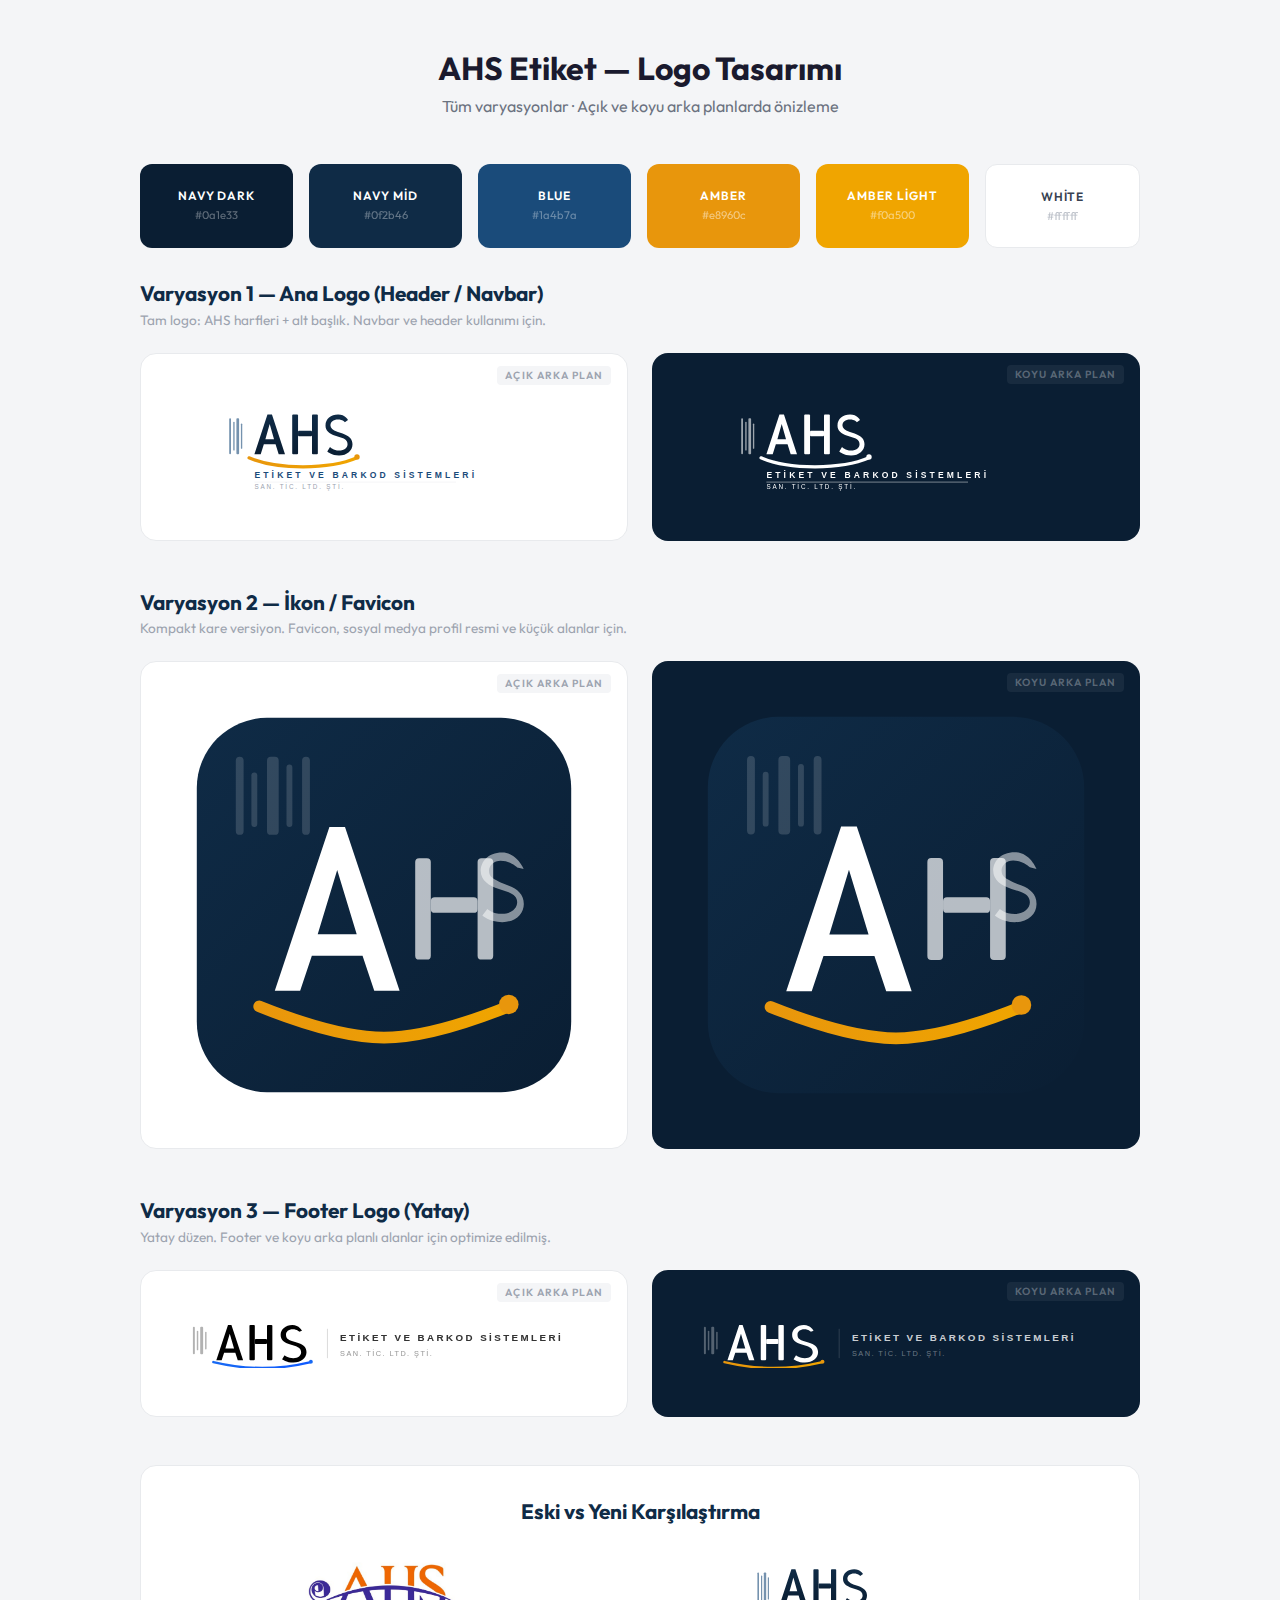
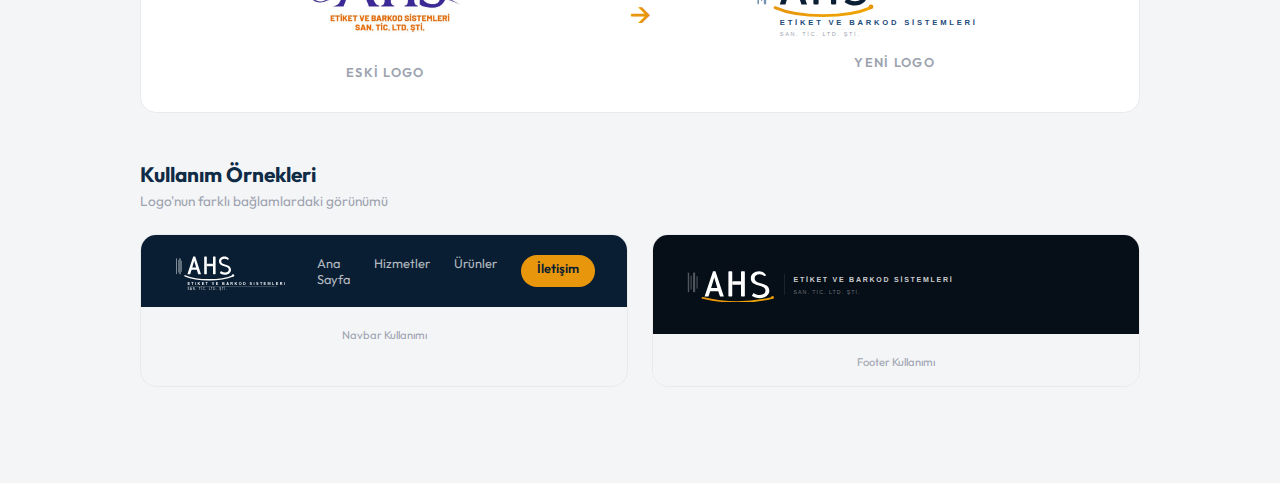
<file: logo-preview.html>
<!DOCTYPE html>
<html lang="tr">
<head>
<meta charset="UTF-8">
<meta name="viewport" content="width=device-width, initial-scale=1">
<title>AHS Etiket - Logo Preview</title>
<link href="https://fonts.googleapis.com/css2?family=Outfit:wght@400;600;700&display=swap" rel="stylesheet">
<style>
    * { margin: 0; padding: 0; box-sizing: border-box; }
    body {
        font-family: 'Outfit', sans-serif;
        background: #f4f5f7;
        color: #1a1a2e;
        padding: 3rem 2rem;
    }
    .page-title {
        text-align: center;
        font-size: 2rem;
        font-weight: 700;
        margin-bottom: 0.5rem;
    }
    .page-subtitle {
        text-align: center;
        color: #6b7280;
        margin-bottom: 3rem;
        font-size: 1rem;
    }

    .section {
        max-width: 1000px;
        margin: 0 auto 3rem;
    }
    .section h2 {
        font-size: 1.3rem;
        font-weight: 700;
        margin-bottom: 0.3rem;
        color: #0f2b46;
    }
    .section .desc {
        font-size: 0.85rem;
        color: #9ca3af;
        margin-bottom: 1.5rem;
    }
    .preview-row {
        display: grid;
        grid-template-columns: 1fr 1fr;
        gap: 1.5rem;
    }
    .preview-card {
        border-radius: 16px;
        padding: 3rem;
        display: flex;
        align-items: center;
        justify-content: center;
        min-height: 180px;
        position: relative;
    }
    .preview-card.light {
        background: #ffffff;
        border: 1px solid #e8eaed;
    }
    .preview-card.dark {
        background: #0a1e33;
    }
    .preview-card .bg-label {
        position: absolute;
        top: 12px;
        right: 16px;
        font-size: 0.65rem;
        font-weight: 600;
        text-transform: uppercase;
        letter-spacing: 0.1em;
        padding: 3px 8px;
        border-radius: 4px;
    }
    .preview-card.light .bg-label {
        color: #9ca3af;
        background: #f4f5f7;
    }
    .preview-card.dark .bg-label {
        color: rgba(255,255,255,0.3);
        background: rgba(255,255,255,0.06);
    }
    .preview-card img, .preview-card svg {
        max-width: 100%;
        height: auto;
    }

    /* Icon specific */
    .icon-preview { max-width: 100px; }

    /* Comparison: old vs new */
    .compare-section {
        max-width: 1000px;
        margin: 3rem auto;
        padding: 2rem;
        background: #ffffff;
        border-radius: 16px;
        border: 1px solid #e8eaed;
    }
    .compare-section h2 {
        font-size: 1.3rem;
        font-weight: 700;
        margin-bottom: 1.5rem;
        color: #0f2b46;
        text-align: center;
    }
    .compare-row {
        display: grid;
        grid-template-columns: 1fr auto 1fr;
        gap: 2rem;
        align-items: center;
    }
    .compare-item {
        text-align: center;
    }
    .compare-item img {
        max-height: 100px;
        margin: 0 auto;
    }
    .compare-item p {
        margin-top: 0.75rem;
        font-size: 0.8rem;
        color: #9ca3af;
        font-weight: 600;
        text-transform: uppercase;
        letter-spacing: 0.1em;
    }
    .compare-arrow {
        font-size: 2rem;
        color: #e8960c;
    }

    /* Color palette */
    .palette {
        max-width: 1000px;
        margin: 2rem auto;
        display: flex;
        gap: 1rem;
    }
    .palette-item {
        flex: 1;
        border-radius: 12px;
        padding: 1.5rem;
        text-align: center;
    }
    .palette-item .color-name {
        font-size: 0.75rem;
        font-weight: 600;
        text-transform: uppercase;
        letter-spacing: 0.08em;
        margin-bottom: 0.3rem;
    }
    .palette-item .color-hex {
        font-size: 0.7rem;
        opacity: 0.7;
    }

    /* Dark text versions */
    .dark-invert img {
        /* No filter - logos have built-in colors */
    }
</style>
</head>
<body>

<h1 class="page-title">AHS Etiket — Logo Tasarımı</h1>
<p class="page-subtitle">Tüm varyasyonlar · Açık ve koyu arka planlarda önizleme</p>

<!-- Color Palette -->
<div class="palette">
    <div class="palette-item" style="background:#0a1e33;">
        <div class="color-name" style="color:#fff;">Navy Dark</div>
        <div class="color-hex" style="color:rgba(255,255,255,0.5);">#0a1e33</div>
    </div>
    <div class="palette-item" style="background:#0f2b46;">
        <div class="color-name" style="color:#fff;">Navy Mid</div>
        <div class="color-hex" style="color:rgba(255,255,255,0.5);">#0f2b46</div>
    </div>
    <div class="palette-item" style="background:#1a4b7a;">
        <div class="color-name" style="color:#fff;">Blue</div>
        <div class="color-hex" style="color:rgba(255,255,255,0.5);">#1a4b7a</div>
    </div>
    <div class="palette-item" style="background:#e8960c;">
        <div class="color-name" style="color:#fff;">Amber</div>
        <div class="color-hex" style="color:rgba(255,255,255,0.7);">#e8960c</div>
    </div>
    <div class="palette-item" style="background:#f0a500;">
        <div class="color-name" style="color:#fff;">Amber Light</div>
        <div class="color-hex" style="color:rgba(255,255,255,0.7);">#f0a500</div>
    </div>
    <div class="palette-item" style="background:#ffffff; border: 1px solid #e8eaed;">
        <div class="color-name" style="color:#374151;">White</div>
        <div class="color-hex" style="color:#9ca3af;">#ffffff</div>
    </div>
</div>

<!-- Variation 1: Main Logo (Header/Navbar) -->
<div class="section">
    <h2>Varyasyon 1 — Ana Logo (Header / Navbar)</h2>
    <p class="desc">Tam logo: AHS harfleri + alt başlık. Navbar ve header kullanımı için.</p>
    <div class="preview-row">
        <div class="preview-card light">
            <span class="bg-label">Açık Arka Plan</span>
            <img src="images/logo-new.svg" alt="AHS Logo - Light" style="max-height: 90px;">
        </div>
        <div class="preview-card dark">
            <span class="bg-label">Koyu Arka Plan</span>
            <img src="images/logo-new.svg" alt="AHS Logo - Dark" style="max-height: 90px; filter: brightness(0) invert(1);">
        </div>
    </div>
</div>

<!-- Variation 2: Icon Mark -->
<div class="section">
    <h2>Varyasyon 2 — İkon / Favicon</h2>
    <p class="desc">Kompakt kare versiyon. Favicon, sosyal medya profil resmi ve küçük alanlar için.</p>
    <div class="preview-row">
        <div class="preview-card light">
            <span class="bg-label">Açık Arka Plan</span>
            <img src="images/logo-icon.svg" alt="AHS Icon - Light" class="icon-preview">
        </div>
        <div class="preview-card dark">
            <span class="bg-label">Koyu Arka Plan</span>
            <img src="images/logo-icon.svg" alt="AHS Icon - Dark" class="icon-preview">
        </div>
    </div>
</div>

<!-- Variation 3: Footer Logo -->
<div class="section">
    <h2>Varyasyon 3 — Footer Logo (Yatay)</h2>
    <p class="desc">Yatay düzen. Footer ve koyu arka planlı alanlar için optimize edilmiş.</p>
    <div class="preview-row">
        <div class="preview-card light" style="min-height: 120px;">
            <span class="bg-label">Açık Arka Plan</span>
            <img src="images/logo-footer.svg" alt="AHS Footer Logo - Light" style="max-height: 50px; filter: invert(1);">
        </div>
        <div class="preview-card dark" style="min-height: 120px;">
            <span class="bg-label">Koyu Arka Plan</span>
            <img src="images/logo-footer.svg" alt="AHS Footer Logo - Dark" style="max-height: 50px;">
        </div>
    </div>
</div>

<!-- Comparison -->
<div class="compare-section">
    <h2>Eski vs Yeni Karşılaştırma</h2>
    <div class="compare-row">
        <div class="compare-item">
            <img src="images/logo.png" alt="Eski Logo">
            <p>Eski Logo</p>
        </div>
        <div class="compare-arrow">→</div>
        <div class="compare-item">
            <img src="images/logo-new.svg" alt="Yeni Logo" style="max-height: 80px;">
            <p>Yeni Logo</p>
        </div>
    </div>
</div>

<!-- Usage Context Mockups -->
<div class="section">
    <h2>Kullanım Örnekleri</h2>
    <p class="desc">Logo'nun farklı bağlamlardaki görünümü</p>
    <div class="preview-row">
        <!-- Navbar mockup -->
        <div style="border-radius:16px; overflow:hidden; border:1px solid #e8eaed;">
            <div style="background:#0a1e33; padding: 1rem 2rem; display:flex; align-items:center; justify-content:space-between;">
                <img src="images/logo-new.svg" alt="" style="height:40px; filter: brightness(0) invert(1);">
                <div style="display:flex; gap:1.5rem;">
                    <span style="color:rgba(255,255,255,0.7); font-size:0.8rem;">Ana Sayfa</span>
                    <span style="color:rgba(255,255,255,0.7); font-size:0.8rem;">Hizmetler</span>
                    <span style="color:rgba(255,255,255,0.7); font-size:0.8rem;">Ürünler</span>
                    <span style="background:#e8960c; color:#0a1e33; font-size:0.8rem; padding:0.3rem 1rem; border-radius:50px; font-weight:600;">İletişim</span>
                </div>
            </div>
            <div style="padding:1rem; background:#f4f5f7; text-align:center;">
                <span style="font-size:0.7rem; color:#9ca3af;">Navbar Kullanımı</span>
            </div>
        </div>
        <!-- Footer mockup -->
        <div style="border-radius:16px; overflow:hidden; border:1px solid #e8eaed;">
            <div style="background:#060e18; padding: 2rem; display:flex; align-items:center; gap:2rem;">
                <img src="images/logo-footer.svg" alt="" style="height:35px;">
            </div>
            <div style="padding:1rem; background:#f4f5f7; text-align:center;">
                <span style="font-size:0.7rem; color:#9ca3af;">Footer Kullanımı</span>
            </div>
        </div>
    </div>
</div>

</body>
</html>
</file>
